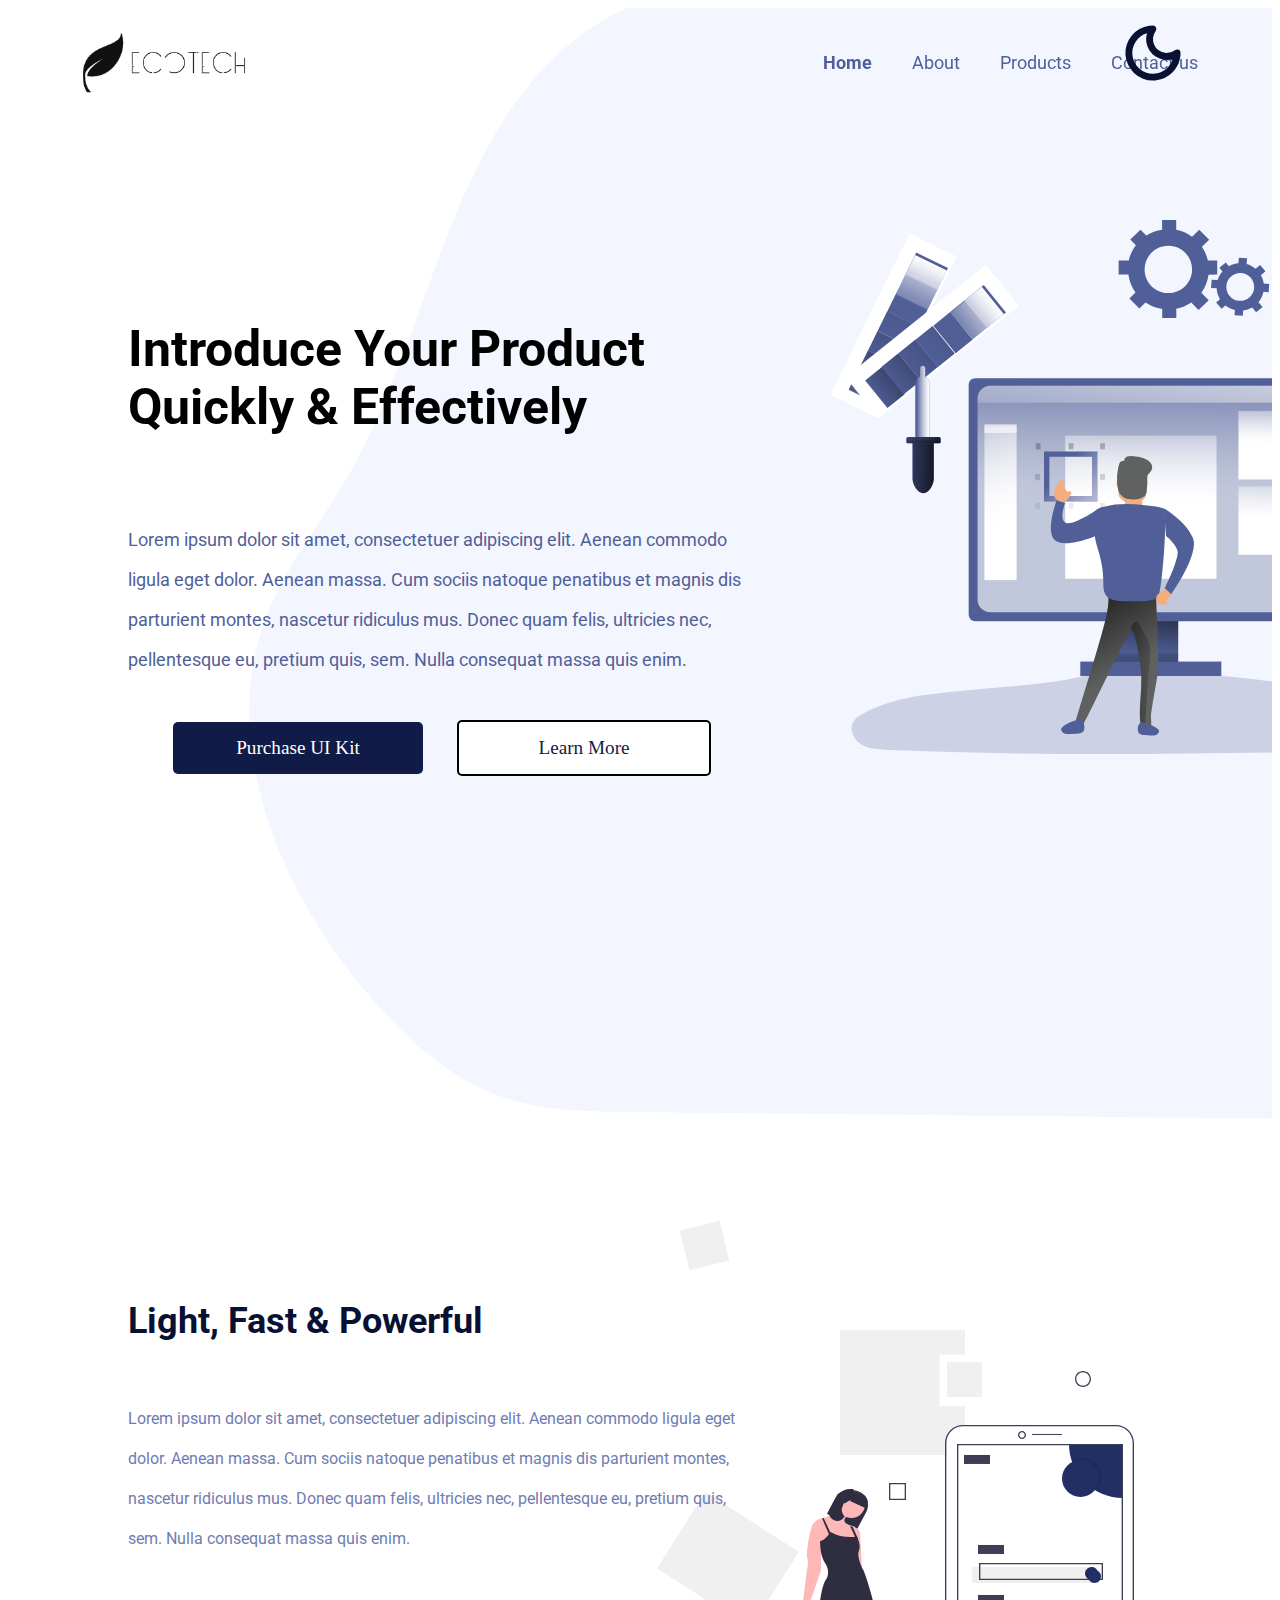
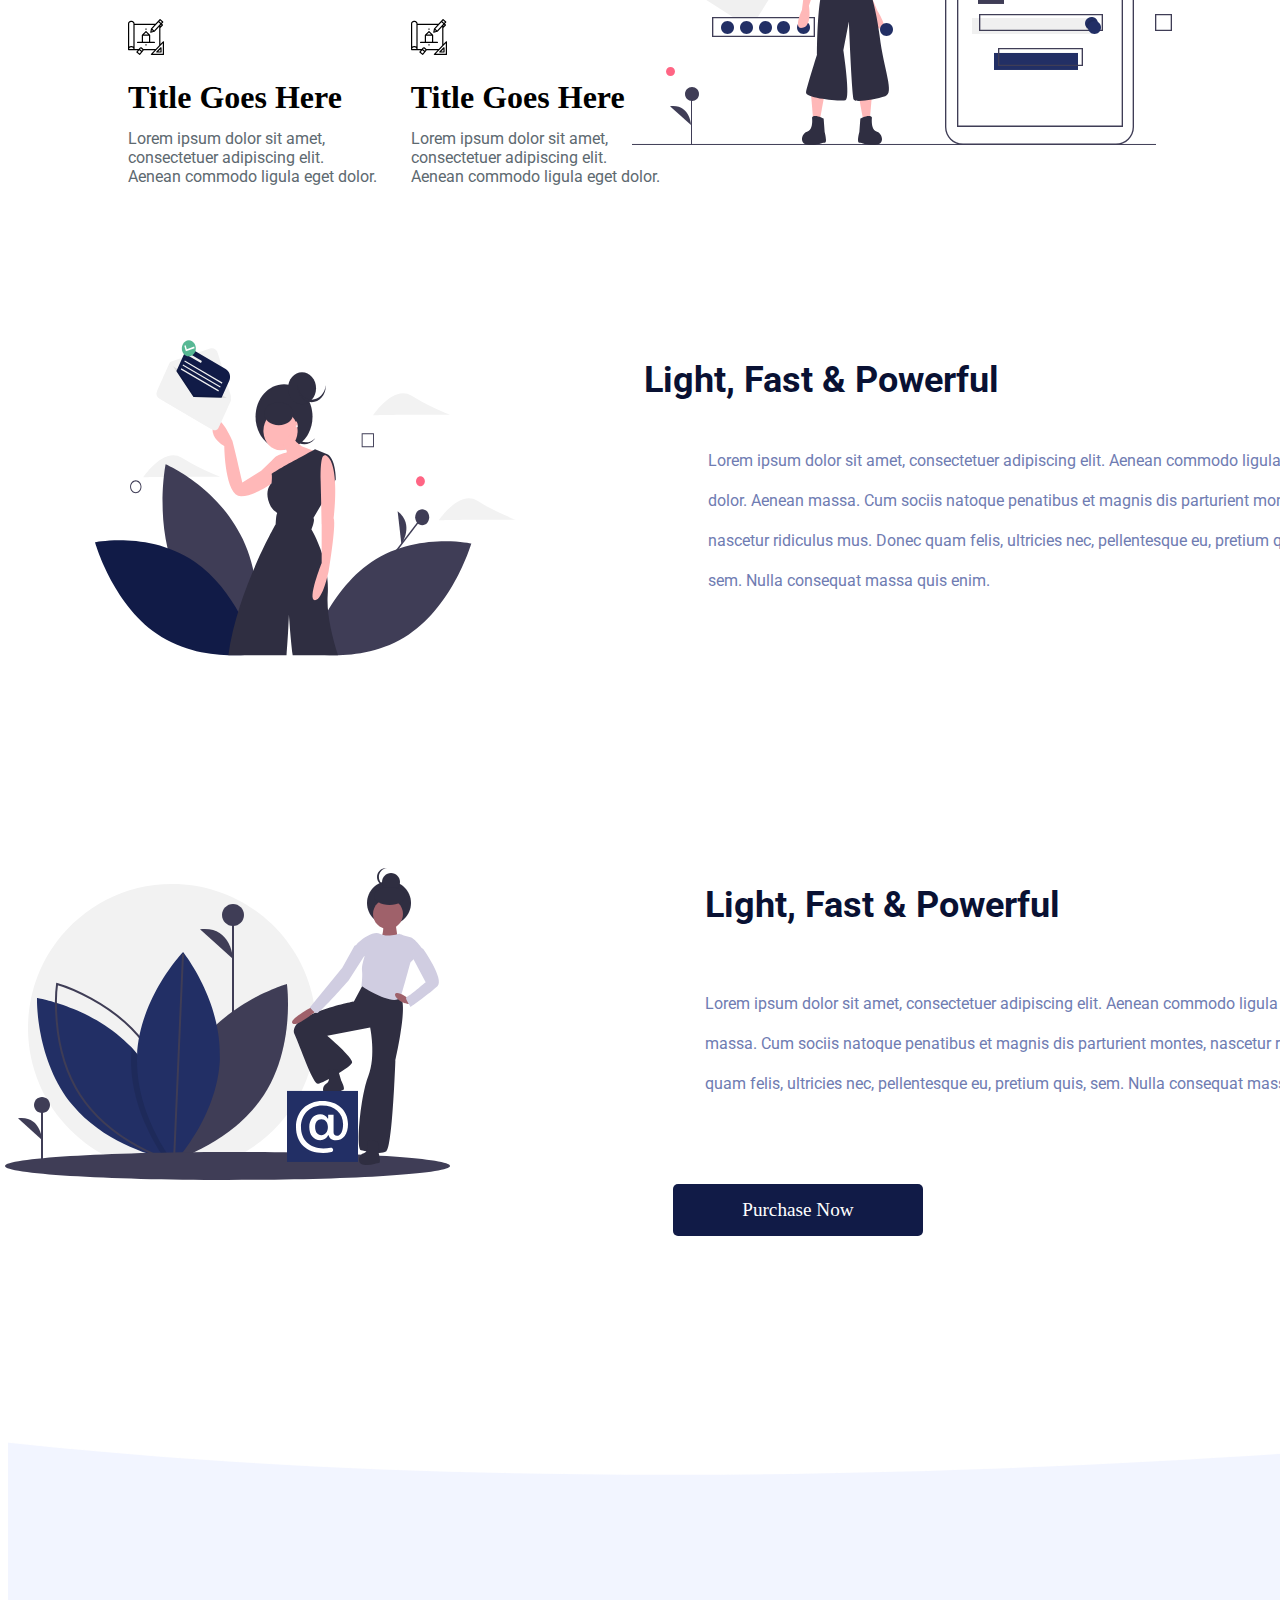
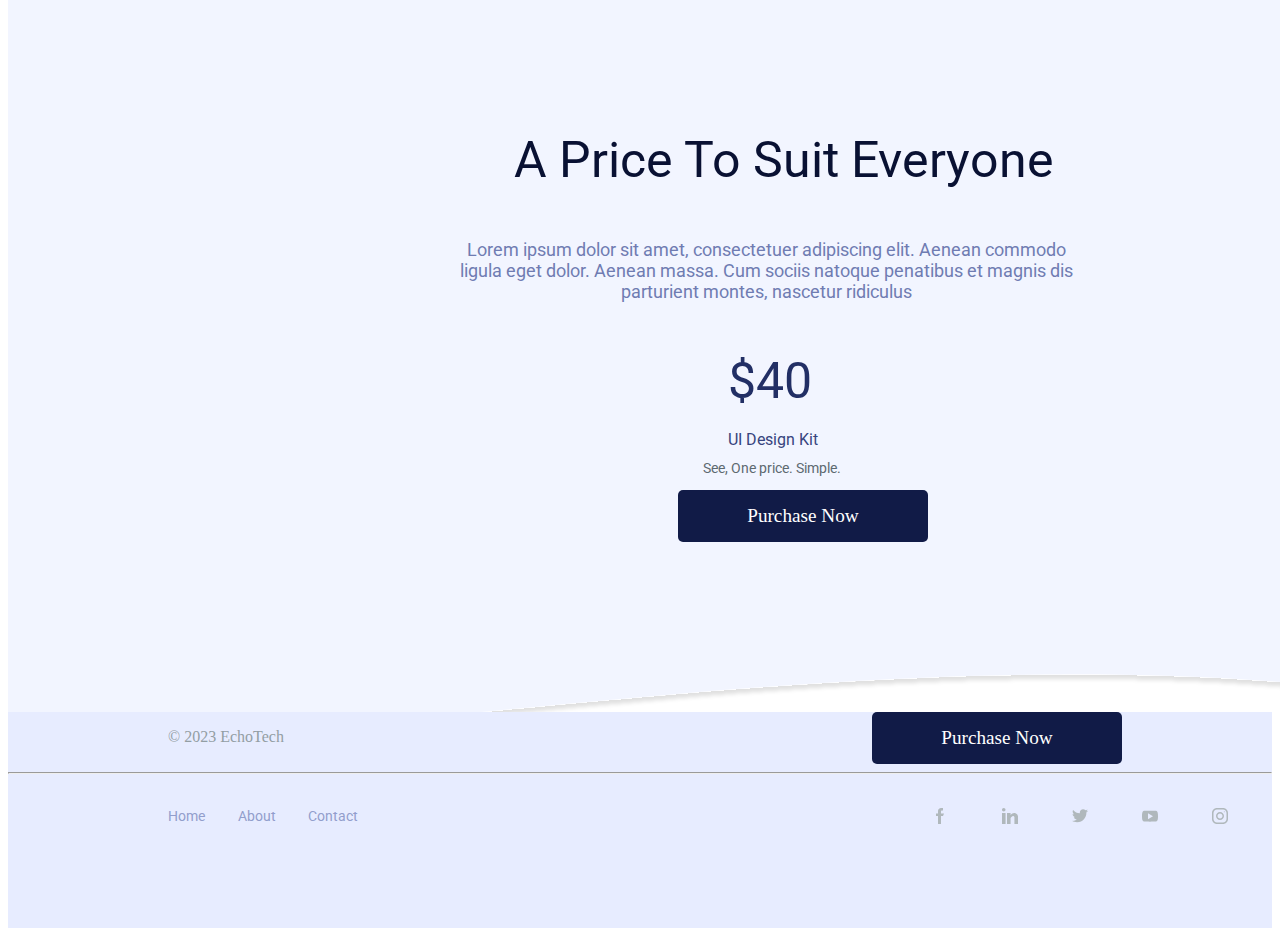
<file: index.html>
<!DOCTYPE html>
<html lang="en">

<head>
    <meta charset="UTF-8">
    <meta name="viewport" content="width=device-width, initial-scale=1.0">
    <title>EchoTech</title>
    <link rel="stylesheet" href="css/style.css">
</head>

<body>
    <!-- la barre de navigation -->
    <header>
        <div class="logo"><img src="icones/bleu.svg" alt="tache" id="bg"></div>
        <nav class="nav-bar">
            <img src="images/logo.png" alt=" ecotech logo" id="logo">
            <ul class="nav-links">
                <li><a href="index.html"><b>Home</b></a></li>
                <li><a href="aboutus.html">About</a></li>
                <li><a href="products.html">Products</a></li>
                <li><a href="contactus.html">Contact-us</a></li>
            </ul>
            <a href="sombre/index.html" class="button3"><svg width="76px" height="76px" viewBox="-6.08 -6.08 44.16 44.16" xmlns="http://www.w3.org/2000/svg"
                fill="#091133" stroke="#091133" stroke-width="0.00032">

                <g id="SVGRepo_bgCarrier" stroke-width="0" />

                <g id="SVGRepo_tracerCarrier" stroke-linecap="round" stroke-linejoin="round" stroke="#CCCCCC"
                    stroke-width="0.576" />

                <g id="SVGRepo_iconCarrier">
                    <g id="Lager_94" data-name="Lager 94" transform="translate(0)">
                        <path id="Path_70" data-name="Path 70"
                            d="M12.516,4.509A12,12,0,0,0,22.3,19.881,12.317,12.317,0,0,0,24,20a11.984,11.984,0,0,0,3.49-.514,12.1,12.1,0,0,1-9.963,8.421A12.679,12.679,0,0,1,16,28,12,12,0,0,1,12.516,4.509M16,0a16.5,16.5,0,0,0-2.212.15A16,16,0,0,0,16,32a16.526,16.526,0,0,0,2.01-.123A16.04,16.04,0,0,0,31.85,18.212,16.516,16.516,0,0,0,32,15.944,1.957,1.957,0,0,0,30,14a2.046,2.046,0,0,0-1.23.413A7.942,7.942,0,0,1,24,16a8.35,8.35,0,0,1-1.15-.08,7.995,7.995,0,0,1-5.264-12.7A2.064,2.064,0,0,0,16.056,0Z"
                            fill="#091133" />
                    </g>
                </g>

            </svg></a>
        </nav>
    </header>

    <section class="partie1">
        <div class="image1"><img src="icones/homme.svg" alt="homme-page1" id="homme"></div>
        <div class="introduction">
            <h1>Introduce Your Product Quickly & Effectively</h1>
            <p>Lorem ipsum dolor sit amet, consectetuer adipiscing elit. Aenean commodo ligula eget dolor. Aenean massa.
                Cum sociis natoque penatibus et magnis dis parturient montes, nascetur ridiculus
                mus. Donec quam felis, ultricies nec, pellentesque eu, pretium quis, sem. Nulla consequat massa quis
                enim.</p>
        </div>
        <div class="button">
            <a href="pageerreur.html" class="button1">Purchase UI Kit</a>
            <a href="pageerreur.html" class="button2">Learn More</a>

        </div>

    </section>


    <section class="partie2">
        <div class="image2"><img src="icones/undraw_mobile_login_ikmv.svg" alt="homme-page2"></div>
        <div class="lightfastpowerful">
            <h1>Light, Fast & Powerful</h1>
            <p>Lorem ipsum dolor sit amet, consectetuer adipiscing elit. Aenean commodo ligula eget dolor. Aenean massa.
                Cum sociis natoque penatibus et magnis dis parturient montes, nascetur ridiculus
                mus. Donec quam felis, ultricies nec, pellentesque eu, pretium quis, sem. Nulla consequat massa quis
                enim.</p>

        </div>
        <div class="titles">
            <div class="icone_left"><img src="icones/Left.svg" alt="homme-page3"></div>
            <h1 class="title1">Title Goes Here</h1>
            <p class="paragraphe">Lorem ipsum dolor sit amet, consectetuer adipiscing elit. Aenean commodo ligula eget
                dolor. </p>

            <div class="icone_left2"><img src="icones/Left.svg" alt="homme-page3"></div>
            <h1 class="title2">Title Goes Here</h1>
            <p class="paragraphe2">Lorem ipsum dolor sit amet, consectetuer adipiscing elit. Aenean commodo ligula eget
                dolor. </p>
        </div>
    </section>

    <section class="partie3">
        <div class="image3"><img src="icones/icone3.svg" alt="icone3"></div>
        <div class="lightfastpowerful2">
            <h1>Light, Fast & Powerful</h1>
            <p>Lorem ipsum dolor sit amet, consectetuer adipiscing elit. Aenean commodo ligula eget dolor. Aenean massa.
                Cum sociis natoque penatibus et magnis dis parturient montes, nascetur ridiculus
                mus. Donec quam felis, ultricies nec, pellentesque eu, pretium quis, sem. Nulla consequat massa quis
                enim.</p>

        </div>
    </section>

    <section class="partie4">
        <div class="image4"><img src="icones/icone4.svg" alt="icone4">
            <div class="lightfastpowerful3">
                <h1>Light, Fast & Powerful</h1>
                <p>Lorem ipsum dolor sit amet, consectetuer adipiscing elit. Aenean commodo ligula eget dolor. Aenean
                    massa.
                    Cum sociis natoque penatibus et magnis dis parturient montes, nascetur ridiculus
                    mus. Donec quam felis, ultricies nec, pellentesque eu, pretium quis, sem. Nulla consequat massa quis
                    enim.</p>

            </div>
            <a href="pageerreur.html" class="btn">Purchase Now</a>

        </div>
    </section>

    <section class="partie5">
        <!-- <div class="base-bleu"> -->
        <img src="icones/Rectangle.svg" alt="Rectangle-bleu">
        <p class="price">A Price To Suit Everyone</p>
        <p class="p1">Lorem ipsum dolor sit amet, consectetuer adipiscing elit. Aenean commodo ligula eget dolor.
            Aenean massa. Cum sociis natoque penatibus et magnis dis parturient montes, nascetur ridiculus </p>
        <p>$40</p>
        <p class="p2">UI Design Kit</p>
        <p class="p3">See, One price. Simple.</p>
        <a href="pageerreur.html" class="btn">Purchase Now</a>


        <!-- </div> -->
    </section>

    <footer class="container">
        <div class="rectangle">

            <div class="footer-inner">

                <!-- <h4>About Us</h4> -->
                <div class="footer-part1">
                    <p>&copy; 2023 EchoTech</p>
                    <!-- <button>purchase now</button> -->
                    <a href="pageerreur.html" class="btn">Purchase Now</a>

                </div>
                <hr />
            <div class="liens">
                <div class="footer-part2">
                    <ul class="footer-menu">
                        <li><a href="#">Home</a></li>
                        <li><a href="#">About</a></li>
                        <li><a href="#">Contact</a></li>
                    </ul>
                </div>
                <div class="footer-part3">
                    <ul class="footer-menu">
                        <li><a href="#"><img src="icones/Facebook.svg" alt="face"></a></li>
                        <li><a href="#"><img src="icones/Linkedin.svg" alt="face"></a></li>
                        <li><a href="#"><img src="icones/Twitter.svg" alt="face"></a></li>
                        <li><a href="#"><img src="icones/Youtube.svg" alt="face"></a></li>
                        <li><a href="#"><img src="icones/Instagram.svg" alt="face"></a></li>
                        
                    </ul>
                </div>
            </div>
                </div>
            </div>
        </div>
    </footer>

</body>

</html>
</file>
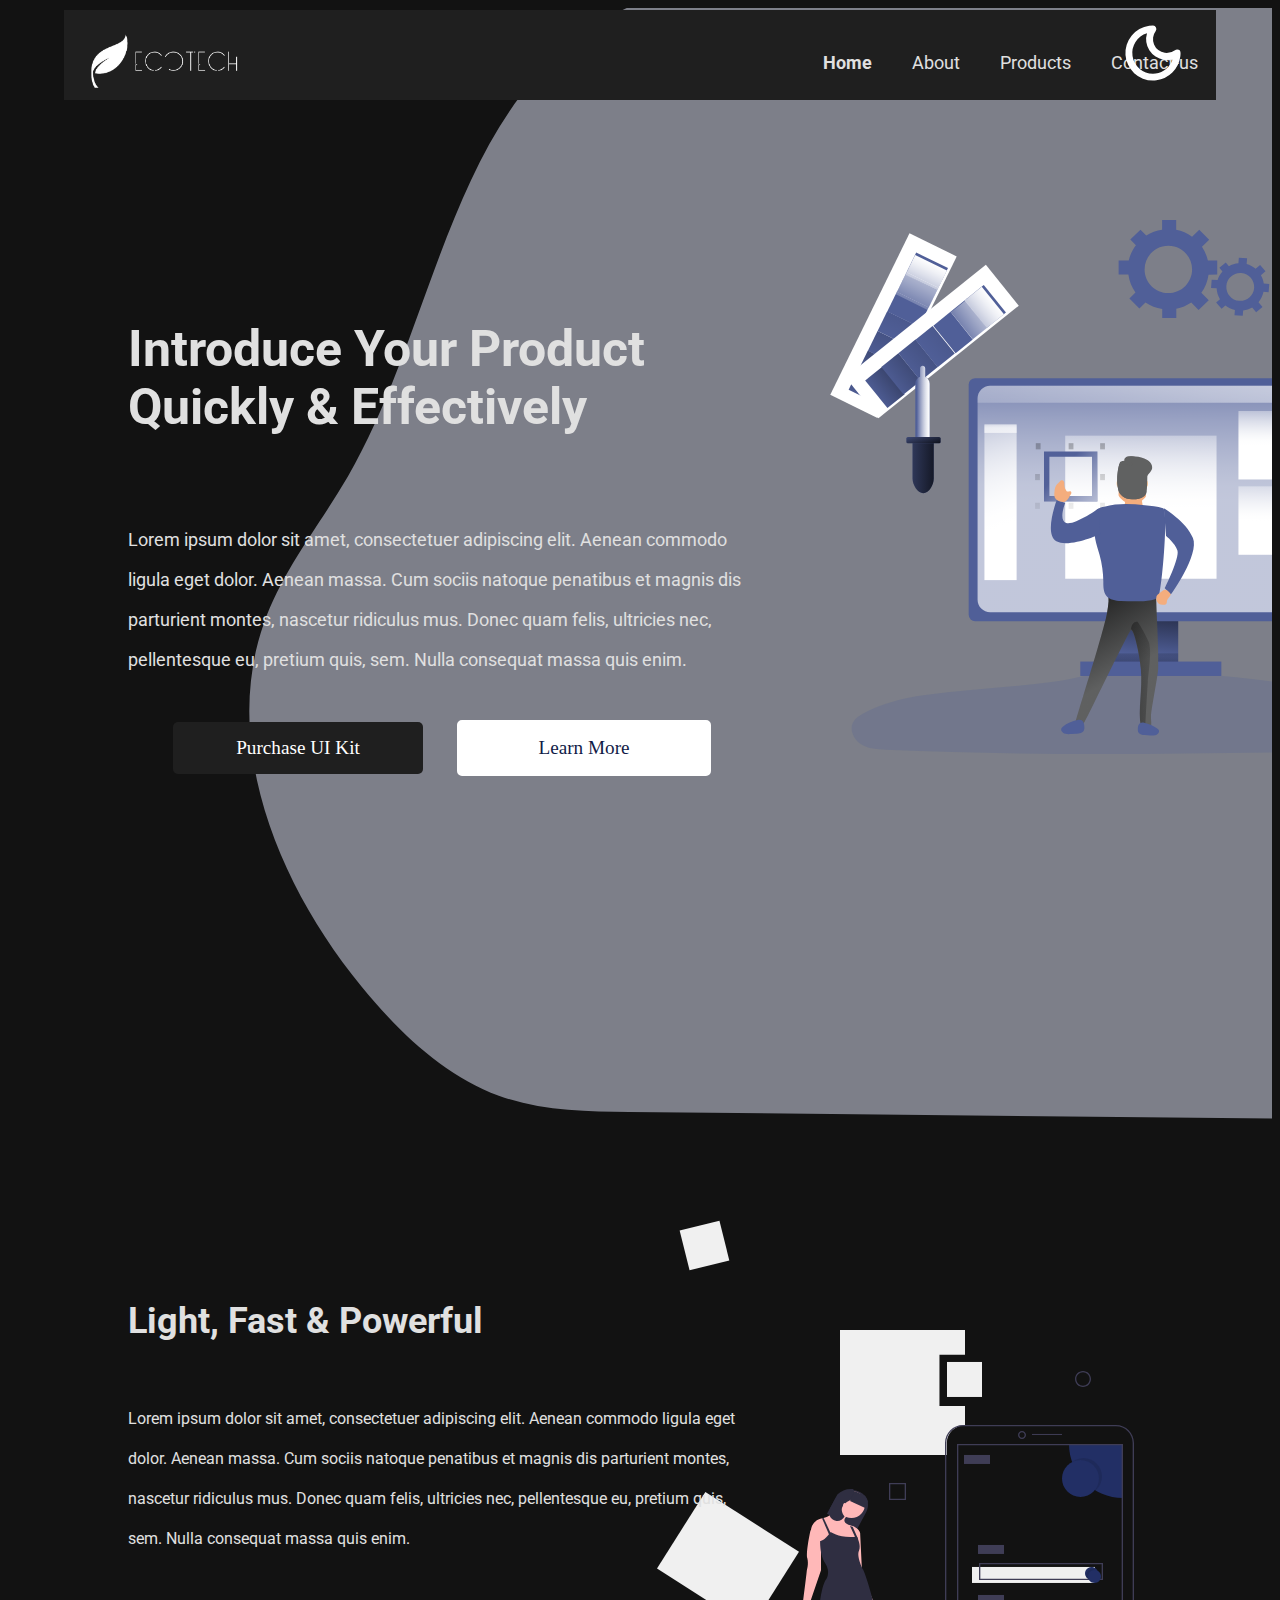
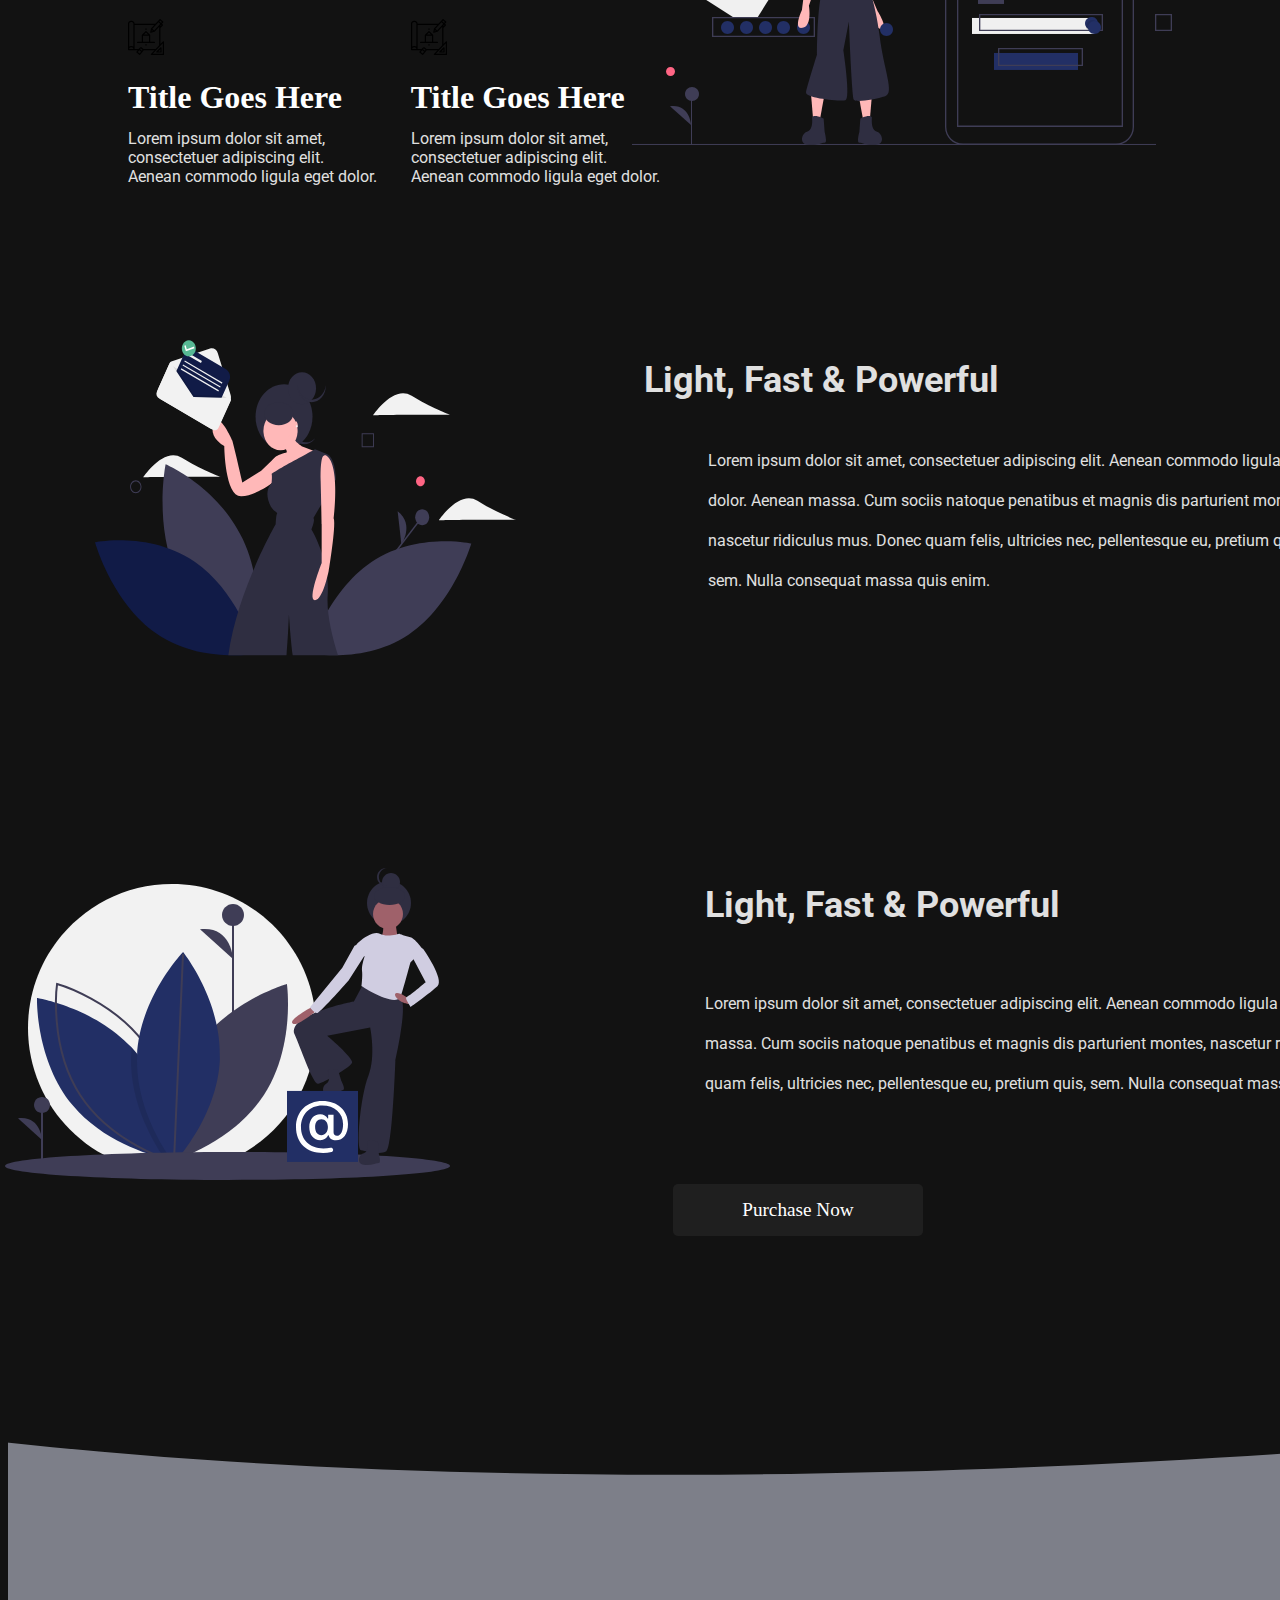
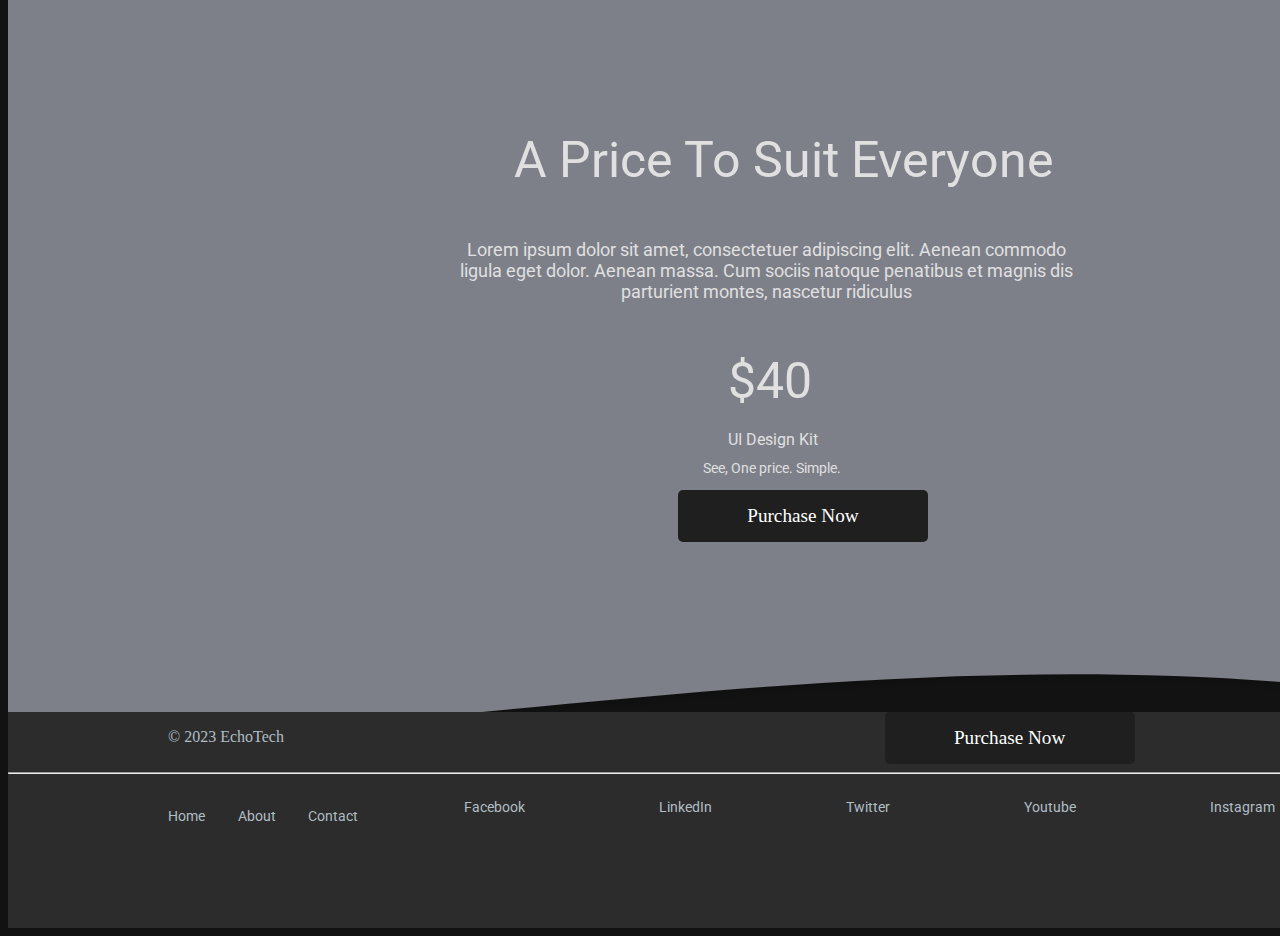
<file: sombre/index.html>
<!DOCTYPE html>
<html lang="en">

<head>
    <meta charset="UTF-8">
    <meta name="viewport" content="width=device-width, initial-scale=1.0">
    <title>EchoTech</title>
    <link rel="stylesheet" href="style.css">
</head>

<body>
    <!-- la barre de navigation -->
    <header>
        <div class="logo2"><img src="icones/bleu.svg" alt="tache" id="bg"></div>
        <nav class="nav-bar">
            <img src="images/logo2.png" alt=" ecotech logo2" id="logo2">
            <ul class="nav-links">
                <li><a href="index.html"><b>Home</b></a></li>
                <li><a href="aboutus.html">About</a></li>
                <li><a href="products.html">Products</a></li>
                <li><a href="contactus.html">Contact-us</a></li>
            </ul>
            <a href="../index.html" class="button2"><svg width="76px" height="76px" viewBox="-6.08 -6.08 44.16 44.16" xmlns="http://www.w3.org/2000/svg"
                fill="#FFFFFF" stroke="#FFFFFF" stroke-width="0.00032">
           
               <g id="SVGRepo_bgCarrier" stroke-width="0" />
           
               <g id="SVGRepo_tracerCarrier" stroke-linecap="round" stroke-linejoin="round" stroke="#CCCCCC"
                   stroke-width="0.576" />
           
               <g id="SVGRepo_iconCarrier">
                   <g id="Lager_94" data-name="Lager 94" transform="translate(0)">
                       <path id="Path_70" data-name="Path 70"
                           d="M12.516,4.509A12,12,0,0,0,22.3,19.881,12.317,12.317,0,0,0,24,20a11.984,11.984,0,0,0,3.49-.514,12.1,12.1,0,0,1-9.963,8.421A12.679,12.679,0,0,1,16,28,12,12,0,0,1,12.516,4.509M16,0a16.5,16.5,0,0,0-2.212.15A16,16,0,0,0,16,32a16.526,16.526,0,0,0,2.01-.123A16.04,16.04,0,0,0,31.85,18.212,16.516,16.516,0,0,0,32,15.944,1.957,1.957,0,0,0,30,14a2.046,2.046,0,0,0-1.23.413A7.942,7.942,0,0,1,24,16a8.35,8.35,0,0,1-1.15-.08,7.995,7.995,0,0,1-5.264-12.7A2.064,2.064,0,0,0,16.056,0Z"
                           fill="#FFFFFF" />
                   </g>
               </g>
           
           </svg>
           </a>

        </nav>
    </header>

    <section class="partie1">
        <div class="image1"><img src="icones/homme.svg" alt="homme-page1" id="homme"></div>
        <div class="introduction">
            <h1>Introduce Your Product Quickly & Effectively</h1>
            <p>Lorem ipsum dolor sit amet, consectetuer adipiscing elit. Aenean commodo ligula eget dolor. Aenean massa.
                Cum sociis natoque penatibus et magnis dis parturient montes, nascetur ridiculus
                mus. Donec quam felis, ultricies nec, pellentesque eu, pretium quis, sem. Nulla consequat massa quis
                enim.</p>
        </div>
        <div class="button">
            <a href="../pageerreur.html" class="button1">Purchase UI Kit</a>
            <a href="../pageerreur.html" class="button2">Learn More</a>

        </div>

    </section>


    <section class="partie2">
        <div class="image2"><img src="icones/undraw_mobile_login_ikmv.svg" alt="homme-page2"></div>
        <div class="lightfastpowerful">
            <h1>Light, Fast & Powerful</h1>
            <p>Lorem ipsum dolor sit amet, consectetuer adipiscing elit. Aenean commodo ligula eget dolor. Aenean massa.
                Cum sociis natoque penatibus et magnis dis parturient montes, nascetur ridiculus
                mus. Donec quam felis, ultricies nec, pellentesque eu, pretium quis, sem. Nulla consequat massa quis
                enim.</p>

        </div>
        <div class="titles">
            <div class="icone_left"><img src="icones/Left.svg" alt="homme-page3"></div>
            <h1 class="title1">Title Goes Here</h1>
            <p class="paragraphe">Lorem ipsum dolor sit amet, consectetuer adipiscing elit. Aenean commodo ligula eget
                dolor. </p>

            <div class="icone_left2"><img src="icones/Left.svg" alt="homme-page3"></div>
            <h1 class="title2">Title Goes Here</h1>
            <p class="paragraphe2">Lorem ipsum dolor sit amet, consectetuer adipiscing elit. Aenean commodo ligula eget
                dolor. </p>
        </div>
    </section>

    <section class="partie3">
        <div class="image3"><img src="icones/icone3.svg" alt="icone3"></div>
        <div class="lightfastpowerful2">
            <h1>Light, Fast & Powerful</h1>
            <p>Lorem ipsum dolor sit amet, consectetuer adipiscing elit. Aenean commodo ligula eget dolor. Aenean massa.
                Cum sociis natoque penatibus et magnis dis parturient montes, nascetur ridiculus
                mus. Donec quam felis, ultricies nec, pellentesque eu, pretium quis, sem. Nulla consequat massa quis
                enim.</p>

        </div>
    </section>

    <section class="partie4">
        <div class="image4"><img src="icones/icone4.svg" alt="icone4">
            <div class="lightfastpowerful3">
                <h1>Light, Fast & Powerful</h1>
                <p>Lorem ipsum dolor sit amet, consectetuer adipiscing elit. Aenean commodo ligula eget dolor. Aenean
                    massa.
                    Cum sociis natoque penatibus et magnis dis parturient montes, nascetur ridiculus
                    mus. Donec quam felis, ultricies nec, pellentesque eu, pretium quis, sem. Nulla consequat massa quis
                    enim.</p>

            </div>
            <a href="../pageerreur.html" class="btn">Purchase Now</a>

        </div>
    </section>

    <section class="partie5">
        <!-- <div class="base-bleu"> -->
        <img src="icones/Rectangle.svg" alt="Rectangle-bleu">
        <p class="price">A Price To Suit Everyone</p>
        <p class="p1">Lorem ipsum dolor sit amet, consectetuer adipiscing elit. Aenean commodo ligula eget dolor.
            Aenean massa. Cum sociis natoque penatibus et magnis dis parturient montes, nascetur ridiculus </p>
        <p>$40</p>
        <p class="p2">UI Design Kit</p>
        <p class="p3">See, One price. Simple.</p>
        <a href="../pageerreur.html" class="btn">Purchase Now</a>


        <!-- </div> -->
    </section>

    <footer class="container">
        <div class="rectangle">

            <div class="footer-inner">

                <!-- <h4>About Us</h4> -->
                <div class="footer-part1">
                    <p>&copy; 2023 EchoTech</p>
                    <!-- <button>purchase now</button> -->
                    <a href="../pageerreur.html" class="btn">Purchase Now</a>

                </div>
                <hr />
            <div class="liens">
                <div class="footer-part2">
                    <ul class="footer-menu">
                        <li><a href="#">Home</a></li>
                        <li><a href="#">About</a></li>
                        <li><a href="#">Contact</a></li>
                    </ul>
                </div>
                <div class="footer-part3">
                    <ul class="footer-menu">
                        <li><a href="#">Facebook</a></li>
                        <li><a href="#">LinkedIn</a></li>
                        <li><a href="#">Twitter</a></li>
                        <li><a href="#">Youtube</a></li>
                        <li><a href="#">Instagram</a></li>
                        
                    </ul>
                </div>
            </div>
                </div>
            </div>
        </div>
    </footer>

</body>

</html>
</file>
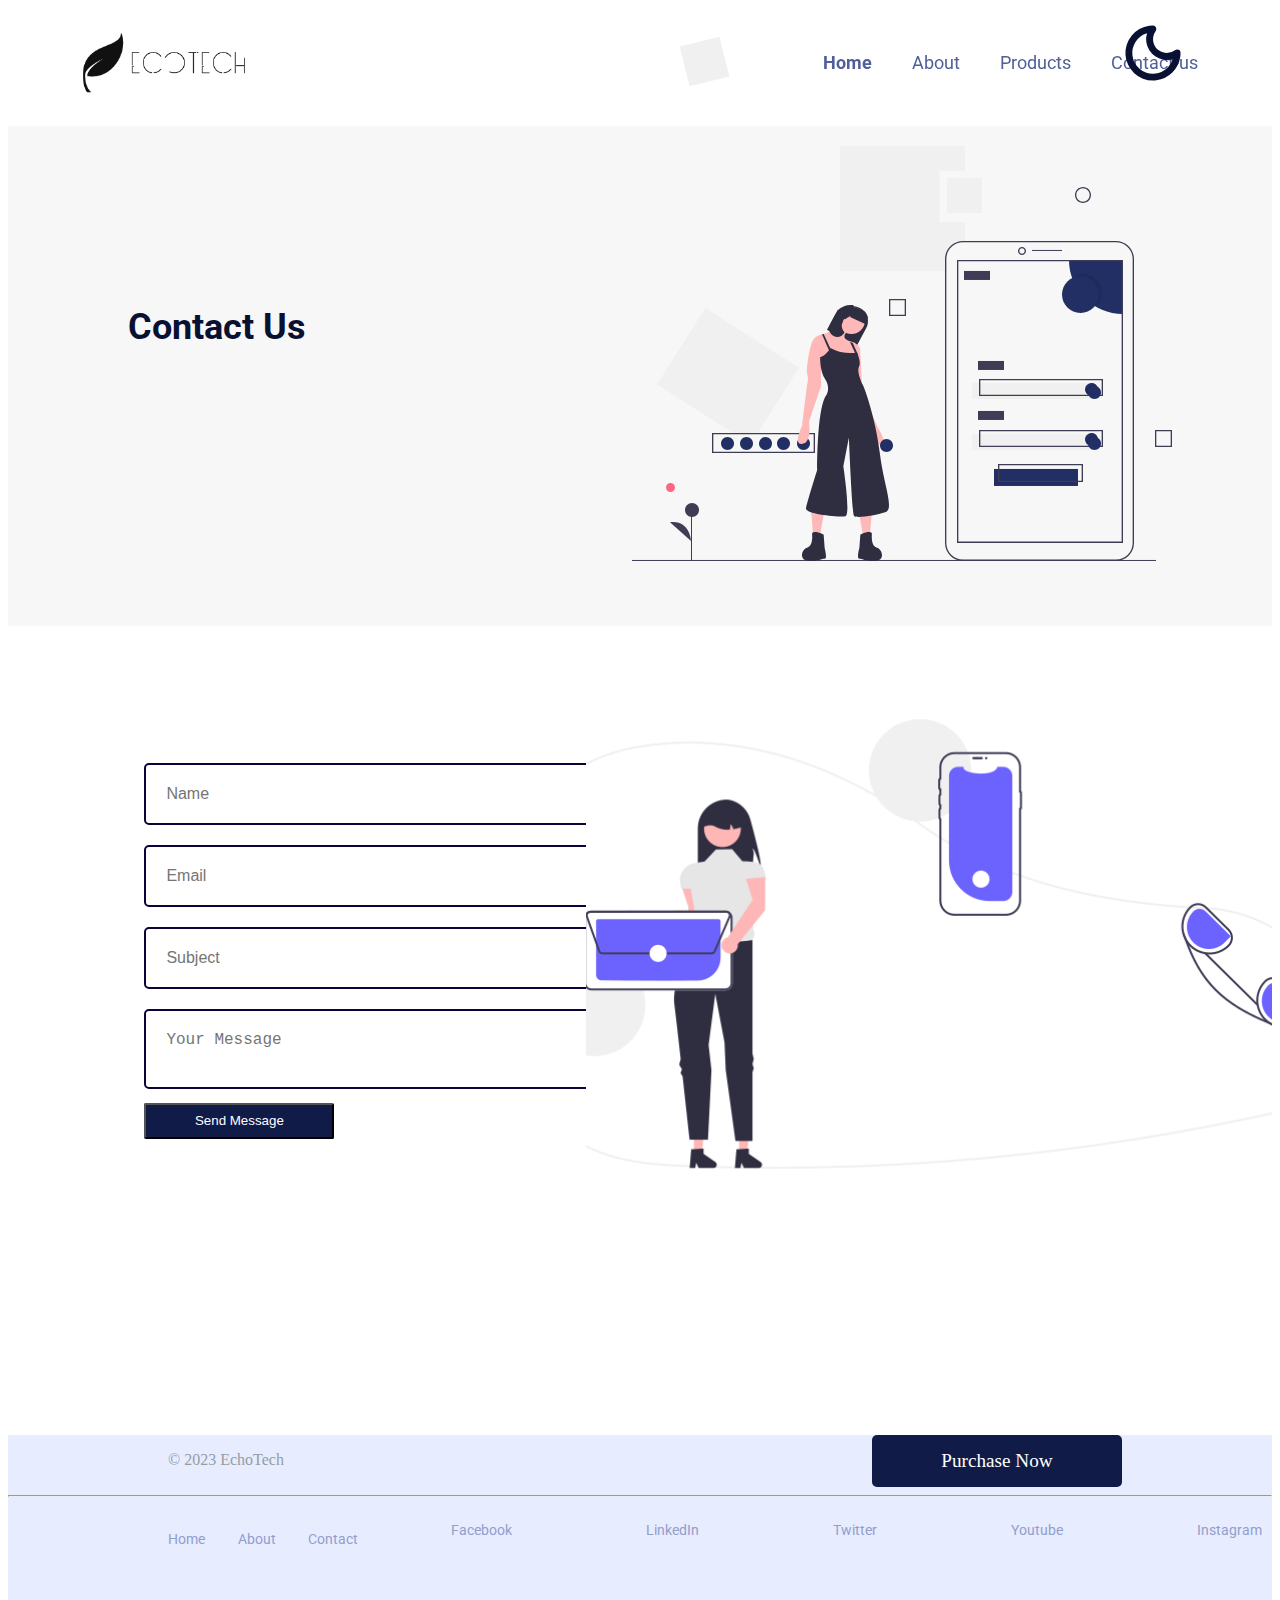
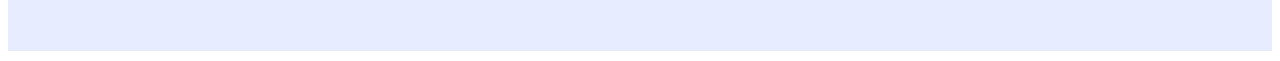
<file: contactus.html>
<!DOCTYPE html>
<html lang="en">

<head>
    <meta charset="UTF-8">
    <meta name="viewport" content="width=device-width, initial-scale=1.0">
    <title>EchoTech</title>
    <link rel="stylesheet" href="css/contactus.css">
</head>

<body>
    <!-- la barre de navigation -->
    <header>
        <nav class="nav-bar">
            <img src="images/logo.png" alt=" ecotech logo" id="logo">
            <ul class="nav-links">
                <li><a href="index.html"><b>Home</b></a></li>
                <li><a href="aboutus.html">About</a></li>
                <li><a href="products.html">Products</a></li>
                <li><a href="contactus.html">Contact-us</a></li>
            </ul>
            <a href="sombre/contactus.html" class="button3"><svg width="76px" height="76px" viewBox="-6.08 -6.08 44.16 44.16" xmlns="http://www.w3.org/2000/svg"
                fill="#091133" stroke="#091133" stroke-width="0.00032">

                <g id="SVGRepo_bgCarrier" stroke-width="0" />

                <g id="SVGRepo_tracerCarrier" stroke-linecap="round" stroke-linejoin="round" stroke="#CCCCCC"
                    stroke-width="0.576" />

                <g id="SVGRepo_iconCarrier">
                    <g id="Lager_94" data-name="Lager 94" transform="translate(0)">
                        <path id="Path_70" data-name="Path 70"
                            d="M12.516,4.509A12,12,0,0,0,22.3,19.881,12.317,12.317,0,0,0,24,20a11.984,11.984,0,0,0,3.49-.514,12.1,12.1,0,0,1-9.963,8.421A12.679,12.679,0,0,1,16,28,12,12,0,0,1,12.516,4.509M16,0a16.5,16.5,0,0,0-2.212.15A16,16,0,0,0,16,32a16.526,16.526,0,0,0,2.01-.123A16.04,16.04,0,0,0,31.85,18.212,16.516,16.516,0,0,0,32,15.944,1.957,1.957,0,0,0,30,14a2.046,2.046,0,0,0-1.23.413A7.942,7.942,0,0,1,24,16a8.35,8.35,0,0,1-1.15-.08,7.995,7.995,0,0,1-5.264-12.7A2.064,2.064,0,0,0,16.056,0Z"
                            fill="#091133" />
                    </g>
                </g>

            </svg></a>

        </nav>
    </header>

    <div class="rectangle">
        <section class="partie1">
            <div class="image2"><img src="icones/undraw_mobile_login_ikmv.svg" alt="homme-page2"></div>
            <div class="lightfastpowerful">
                <h1>Contact Us </h1>
            </div>

        </section>
    </div>
    <section class="nous-contacter">
            <form class="formulaire">
                <div class="form-group">
                    <input type="text" placeholder="Name" required>
                </div>
                <div class="form-group">
                    <input type="email" placeholder="Email" required>
                </div>
                <div class="form-group">
                    <input type="email" placeholder="Subject" required>
                </div>
                <div class="form-group">
                    <textarea placeholder="Your Message" required></textarea>
                </div>
                <button type="submit" class="btn">Send Message</button>
            </form>
            <div class="image-contact"><img src="icones/contactus.svg" alt="contact"></div>
    </section>
   
   


    <footer class="container">
        <div class="rectangle">

            <div class="footer-inner">

                <!-- <h4>About Us</h4> -->
                <div class="footer-part1">
                    <p>&copy; 2023 EchoTech</p>
                    <!-- <button>purchase now</button> -->
                    <a href="pageerreur.html" class="btn">Purchase Now</a>

                </div>
                <hr />
            <div class="liens">
                <div class="footer-part2">
                    <ul class="footer-menu">
                        <li><a href="#">Home</a></li>
                        <li><a href="#">About</a></li>
                        <li><a href="#">Contact</a></li>
                    </ul>
                </div>
                <div class="footer-part3">
                    <ul class="footer-menu">
                        <li><a href="#">Facebook</a></li>
                        <li><a href="#">LinkedIn</a></li>
                        <li><a href="#">Twitter</a></li>
                        <li><a href="#">Youtube</a></li>
                        <li><a href="#">Instagram</a></li>
                        
                    </ul>
                </div>
            </div>
                </div>
            </div>
        </div>
    </footer>
</body>

</html>
</file>
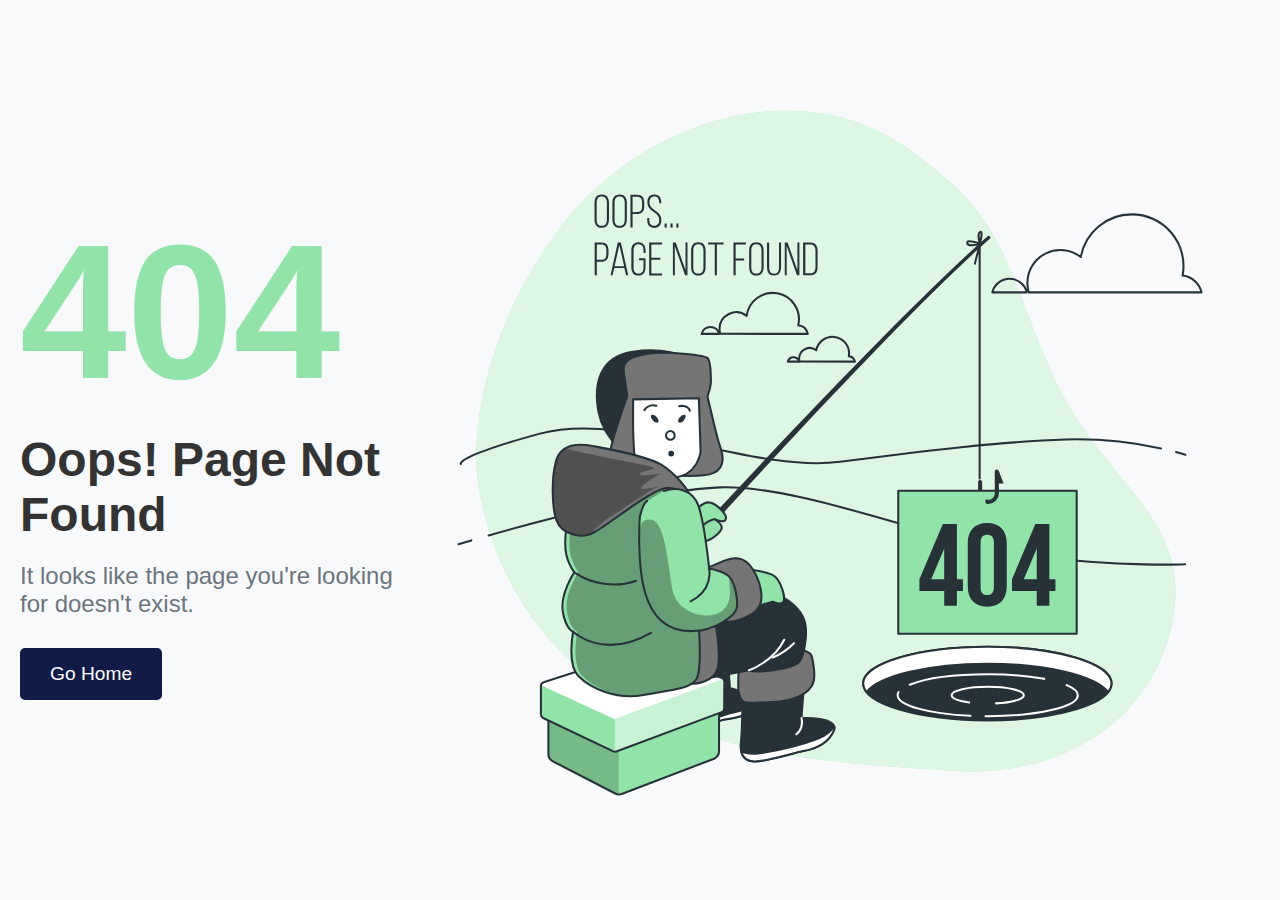
<file: pageerreur.html>
<!DOCTYPE html>
<html lang="en">
<head>
    <meta charset="UTF-8">
    <meta name="viewport" content="width=device-width, initial-scale=1.0">
    <title>Page d'erreur</title>
    <link rel="stylesheet" href="css/pageerreur.css">
</head>
<body>
    <div class="container">
        <div class="error-section">
            <h1>404</h1>
            <h2>Oops! Page Not Found</h2>
            <p>It looks like the page you're looking for doesn't exist.</p>
            <a href="index.html" class="btn">Go Home</a>

        </div>
        <img src="images/404 Error-bro.svg" alt="error">
        
    </div>
</body>
</html>
</file>
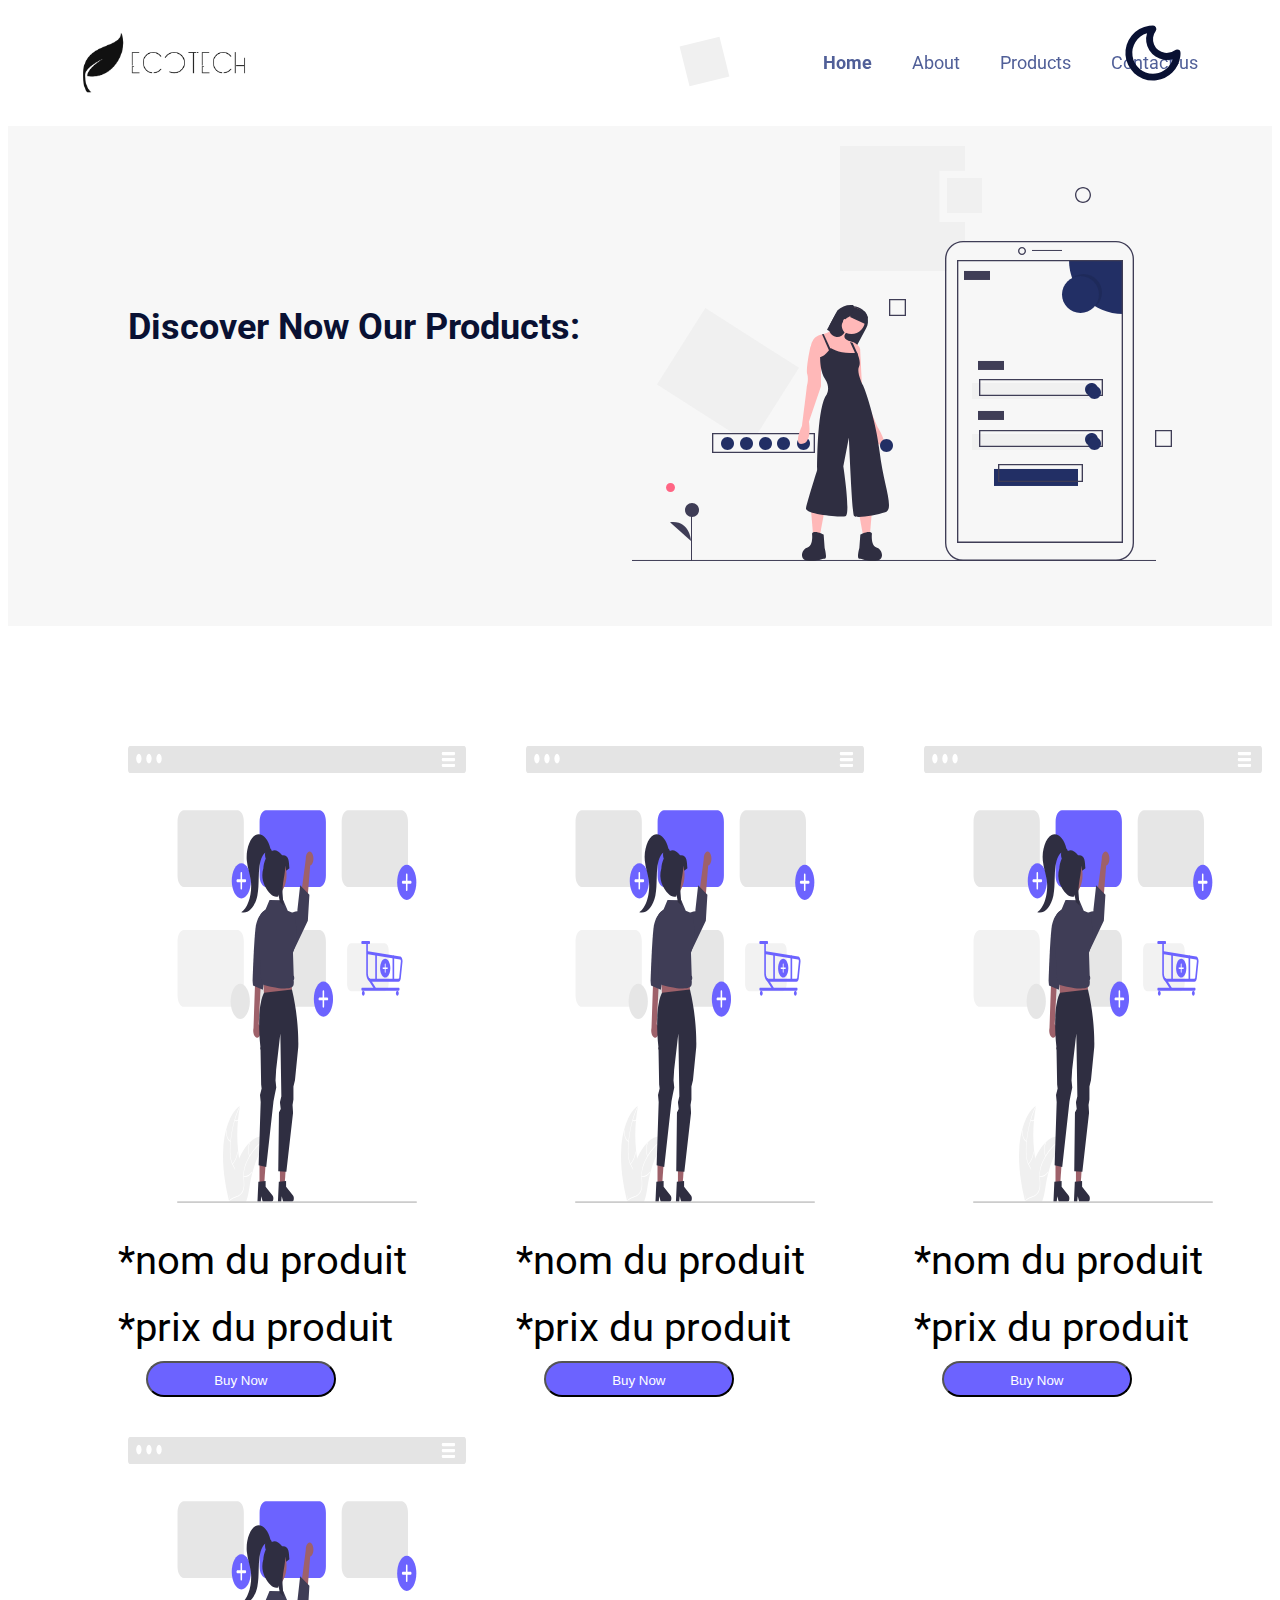
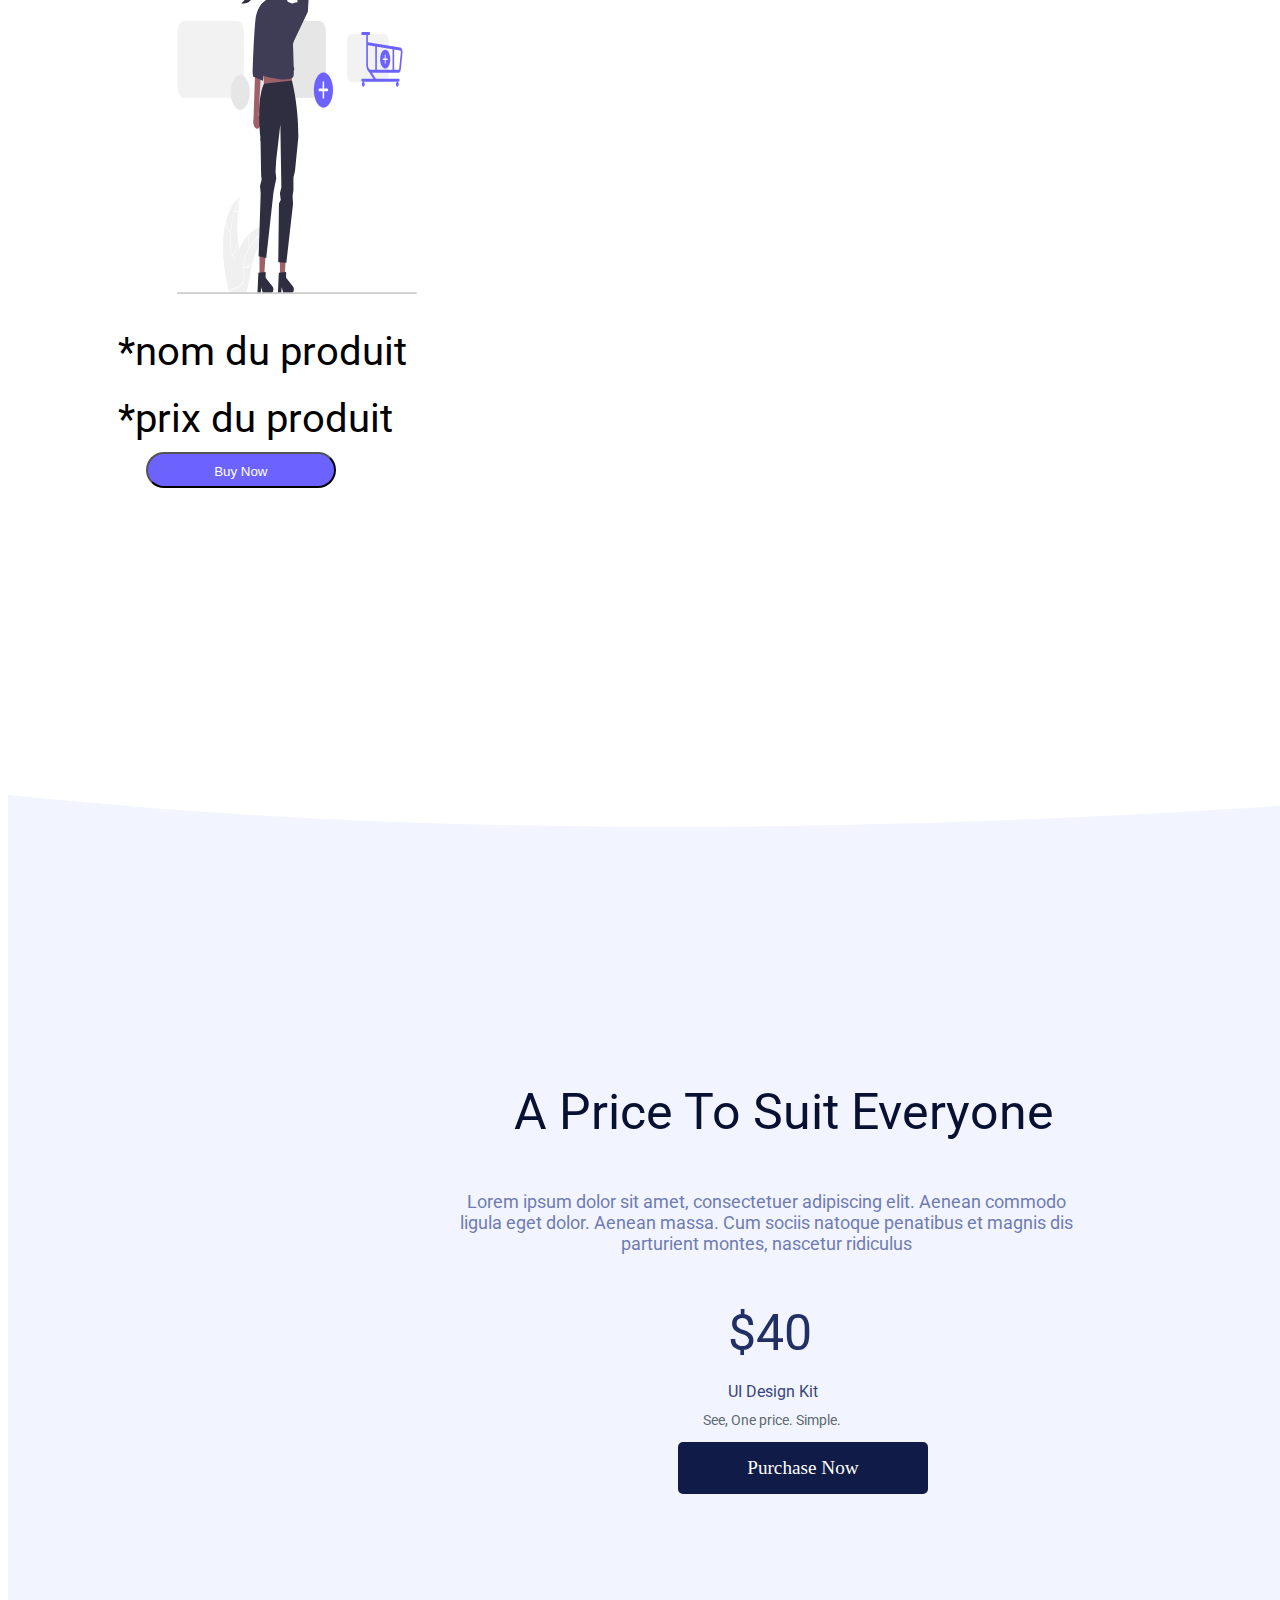
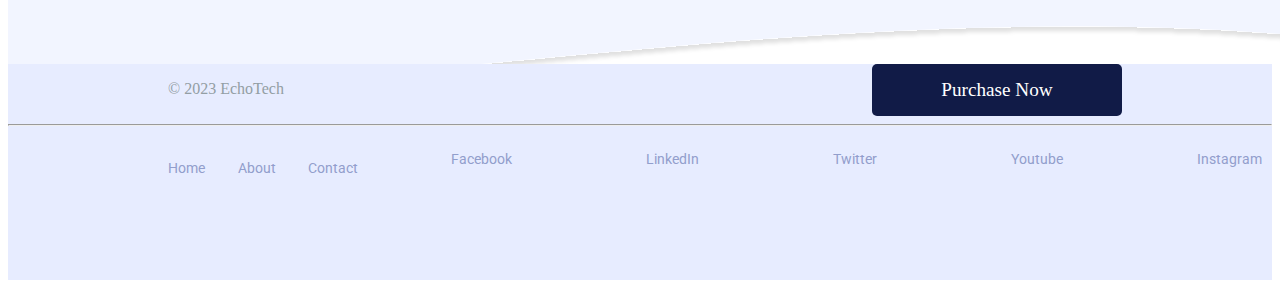
<file: products.html>
<!DOCTYPE html>
<html lang="en">

<head>
    <meta charset="UTF-8">
    <meta name="viewport" content="width=device-width, initial-scale=1.0">
    <title>EchoTech</title>
    <link rel="stylesheet" href="css/products.css">
</head>

<body>
    <!-- la barre de navigation -->
    <header>
        <!-- <div class="logo"><img src="icones/bleu.svg" alt="tache" id="bg"></div> -->
        <nav class="nav-bar">
            <img src="images/logo.png" alt=" ecotech logo" id="logo">
            <ul class="nav-links">
                <li><a href="index.html"><b>Home</b></a></li>
                <li><a href="aboutus.html">About</a></li>
                <li><a href="products.html">Products</a></li>
                <li><a href="contactus.html">Contact-us</a></li>
            </ul>
            <a href="sombre/products.html" class="button3"><svg width="76px" height="76px" viewBox="-6.08 -6.08 44.16 44.16" xmlns="http://www.w3.org/2000/svg"
                fill="#091133" stroke="#091133" stroke-width="0.00032">

                <g id="SVGRepo_bgCarrier" stroke-width="0" />

                <g id="SVGRepo_tracerCarrier" stroke-linecap="round" stroke-linejoin="round" stroke="#CCCCCC"
                    stroke-width="0.576" />

                <g id="SVGRepo_iconCarrier">
                    <g id="Lager_94" data-name="Lager 94" transform="translate(0)">
                        <path id="Path_70" data-name="Path 70"
                            d="M12.516,4.509A12,12,0,0,0,22.3,19.881,12.317,12.317,0,0,0,24,20a11.984,11.984,0,0,0,3.49-.514,12.1,12.1,0,0,1-9.963,8.421A12.679,12.679,0,0,1,16,28,12,12,0,0,1,12.516,4.509M16,0a16.5,16.5,0,0,0-2.212.15A16,16,0,0,0,16,32a16.526,16.526,0,0,0,2.01-.123A16.04,16.04,0,0,0,31.85,18.212,16.516,16.516,0,0,0,32,15.944,1.957,1.957,0,0,0,30,14a2.046,2.046,0,0,0-1.23.413A7.942,7.942,0,0,1,24,16a8.35,8.35,0,0,1-1.15-.08,7.995,7.995,0,0,1-5.264-12.7A2.064,2.064,0,0,0,16.056,0Z"
                            fill="#091133" />
                    </g>
                </g>

            </svg></a>
        </nav>
    </header>
    <div class="rectangle">
        <section class="partie1">
            <div class="image2"><img src="icones/undraw_mobile_login_ikmv.svg" alt="homme-page2"></div>
            <div class="lightfastpowerful">
                <h1>Discover Now Our Products: </h1>
            </div>

        </section>
    </div>

    <section class="products">
        <div class="produit1">
            <div class="image-produit"><img src="icones/produits.svg" alt="produit"></div>
            <div class="nom-produit">*nom du produit</div>
            <div class="prix-produit">*prix du produit</div>
            <button class="buy">Buy Now</button>
        </div>
        <div class="produit1">
            <div class="image-produit"><img src="icones/produits.svg" alt="produit"></div>
            <div class="nom-produit">*nom du produit</div>
            <div class="prix-produit">*prix du produit</div>
            <button class="buy">Buy Now</button>
        </div>
        <div class="produit1">
            <div class="image-produit"><img src="icones/produits.svg" alt="produit"></div>
            <div class="nom-produit">*nom du produit</div>
            <div class="prix-produit">*prix du produit</div>
            <button class="buy">Buy Now</button>
        </div>
        <div class="produit1">
            <div class="image-produit"><img src="icones/produits.svg" alt="produit"></div>
            <div class="nom-produit">*nom du produit</div>
            <div class="prix-produit">*prix du produit</div>
            <button class="buy">Buy Now</button>
        </div>
    </section>

    <section class="partie5">
        <!-- <div class="base-bleu"> -->
        <img src="icones/Rectangle.svg" alt="Rectangle-bleu">
        <p class="price">A Price To Suit Everyone</p>
        <p class="p1">Lorem ipsum dolor sit amet, consectetuer adipiscing elit. Aenean commodo ligula eget dolor.
            Aenean massa. Cum sociis natoque penatibus et magnis dis parturient montes, nascetur ridiculus </p>
        <p>$40</p>
        <p class="p2">UI Design Kit</p>
        <p class="p3">See, One price. Simple.</p>
        <a href="pageerreur.html" class="btn">Purchase Now</a>


        <!-- </div> -->
    </section>
 

    <footer class="container">
        <div class="rectangle">

            <div class="footer-inner">

                <!-- <h4>About Us</h4> -->
                <div class="footer-part1">
                    <p>&copy; 2023 EchoTech</p>
                    <a href="pageerreur.html" class="btn">Purchase Now</a>

                </div>
                <hr />
            <div class="liens">
                <div class="footer-part2">
                    <ul class="footer-menu">
                        <li><a href="#">Home</a></li>
                        <li><a href="#">About</a></li>
                        <li><a href="#">Contact</a></li>
                    </ul>
                </div>
                <div class="footer-part3">
                    <ul class="footer-menu">
                        <li><a href="#">Facebook</a></li>
                        <li><a href="#">LinkedIn</a></li>
                        <li><a href="#">Twitter</a></li>
                        <li><a href="#">Youtube</a></li>
                        <li><a href="#">Instagram</a></li>
                        
                    </ul>
                </div>
            </div>
                </div>
            </div>
        </div>
    </footer>
</body>

</html>
</file>
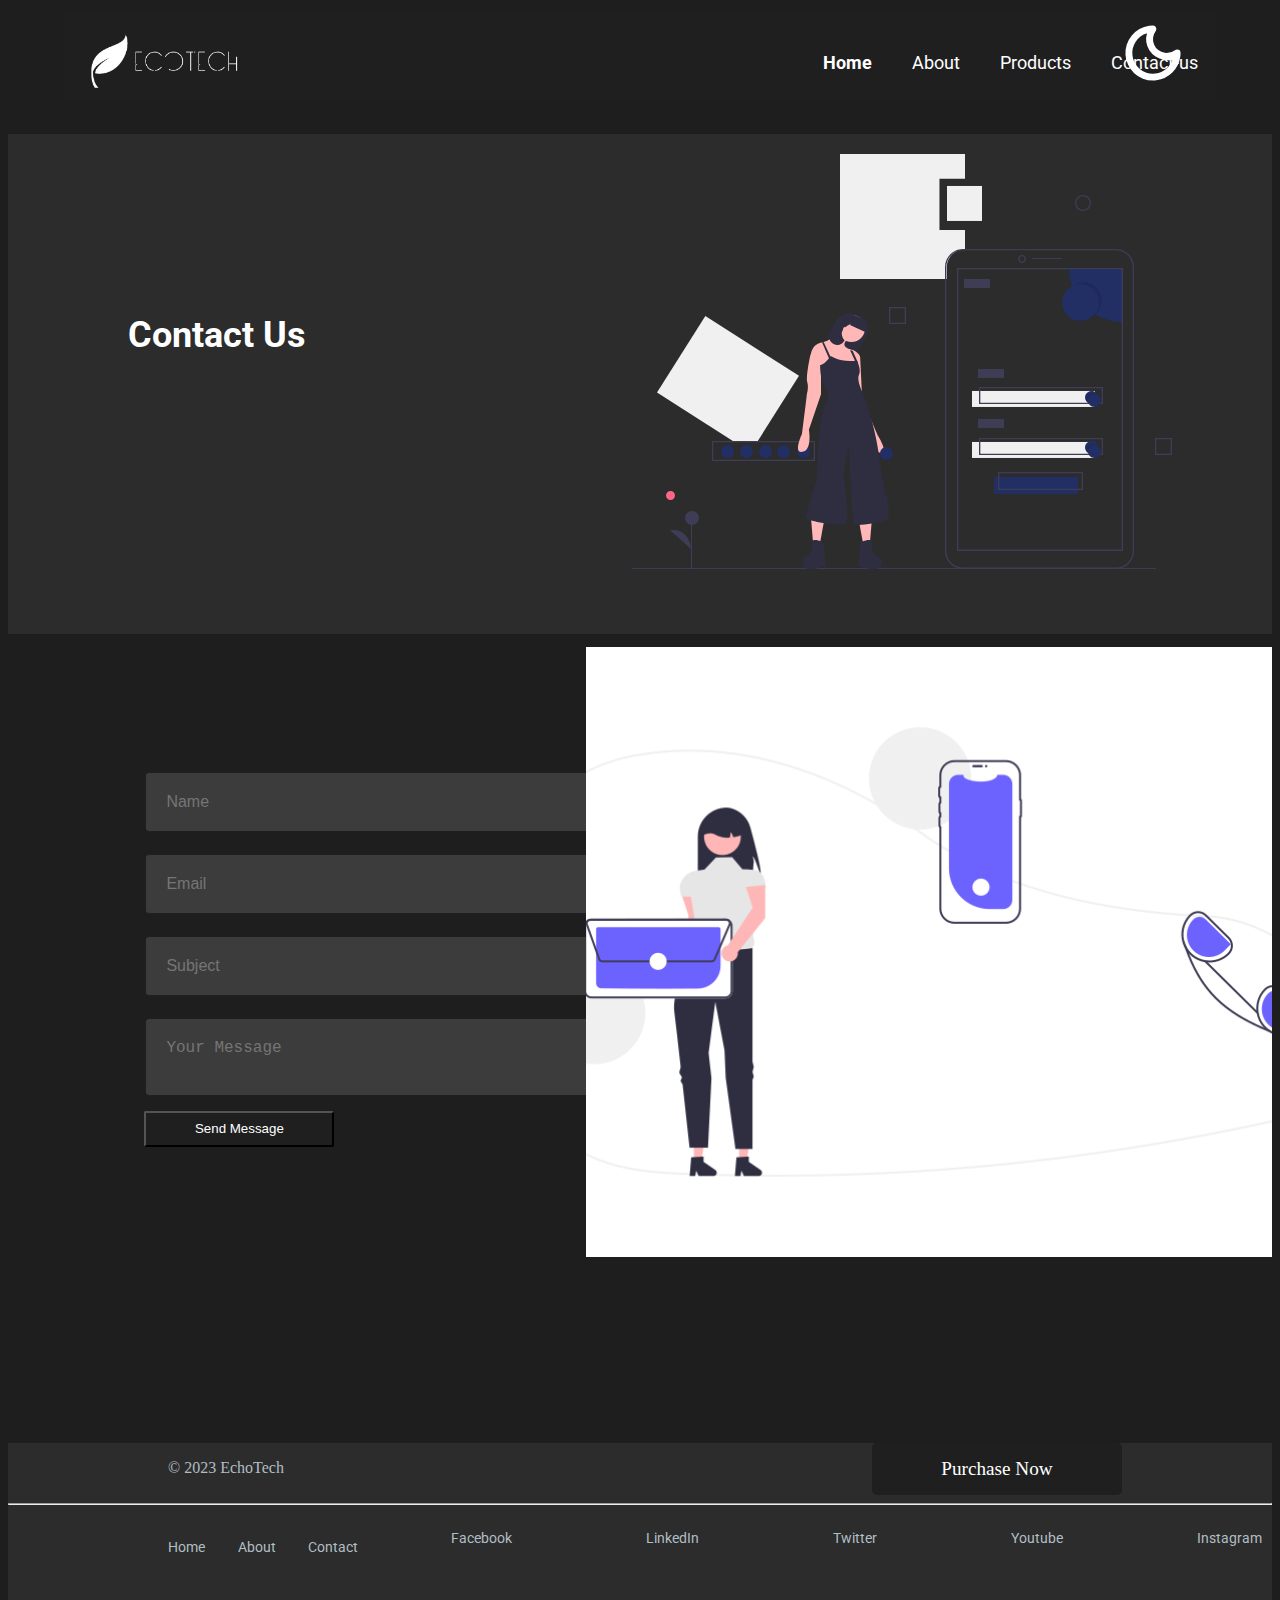
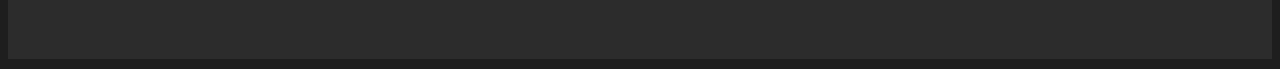
<file: sombre/contactus.html>
<!DOCTYPE html>
<html lang="en">

<head>
    <meta charset="UTF-8">
    <meta name="viewport" content="width=device-width, initial-scale=1.0">
    <title>EchoTech</title>
    <link rel="stylesheet" href="contactus.css">
</head>

<body>
    <!-- la barre de navigation -->
    <header>
        <nav class="nav-bar">
            <img src="images/logo2.png" alt=" ecotech logo2" id="logo2">
            <ul class="nav-links">
                <li><a href="index.html"><b>Home</b></a></li>
                <li><a href="aboutus.html">About</a></li>
                <li><a href="products.html">Products</a></li>
                <li><a href="contactus.html">Contact-us</a></li>
            </ul>
            <a href="../contactus.html" class="button2"><svg width="76px" height="76px" viewBox="-6.08 -6.08 44.16 44.16" xmlns="http://www.w3.org/2000/svg"
                fill="#FFFFFF" stroke="#FFFFFF" stroke-width="0.00032">
           
               <g id="SVGRepo_bgCarrier" stroke-width="0" />
           
               <g id="SVGRepo_tracerCarrier" stroke-linecap="round" stroke-linejoin="round" stroke="#CCCCCC"
                   stroke-width="0.576" />
           
               <g id="SVGRepo_iconCarrier">
                   <g id="Lager_94" data-name="Lager 94" transform="translate(0)">
                       <path id="Path_70" data-name="Path 70"
                           d="M12.516,4.509A12,12,0,0,0,22.3,19.881,12.317,12.317,0,0,0,24,20a11.984,11.984,0,0,0,3.49-.514,12.1,12.1,0,0,1-9.963,8.421A12.679,12.679,0,0,1,16,28,12,12,0,0,1,12.516,4.509M16,0a16.5,16.5,0,0,0-2.212.15A16,16,0,0,0,16,32a16.526,16.526,0,0,0,2.01-.123A16.04,16.04,0,0,0,31.85,18.212,16.516,16.516,0,0,0,32,15.944,1.957,1.957,0,0,0,30,14a2.046,2.046,0,0,0-1.23.413A7.942,7.942,0,0,1,24,16a8.35,8.35,0,0,1-1.15-.08,7.995,7.995,0,0,1-5.264-12.7A2.064,2.064,0,0,0,16.056,0Z"
                           fill="#FFFFFF" />
                   </g>
               </g>
           
           </svg>
           </a>

        </nav>
    </header>

    <div class="rectangle">
        <section class="partie1">
            <div class="image2"><img src="icones/undraw_mobile_login_ikmv.svg" alt="homme-page2"></div>
            <div class="lightfastpowerful">
                <h1>Contact Us </h1>
            </div>

        </section>
    </div>
    <section class="nous-contacter">
            <form class="formulaire">
                <div class="form-group">
                    <input type="text" placeholder="Name" required>
                </div>
                <div class="form-group">
                    <input type="email" placeholder="Email" required>
                </div>
                <div class="form-group">
                    <input type="email" placeholder="Subject" required>
                </div>
                <div class="form-group">
                    <textarea placeholder="Your Message" required></textarea>
                </div>
                <button type="submit" class="btn">Send Message</button>
            </form>
            <div class="image-contact"><img src="icones/contactus.svg" alt="contact"></div>
    </section>
   
   


    <footer class="container">
        <div class="rectangle">

            <div class="footer-inner">

                <!-- <h4>About Us</h4> -->
                <div class="footer-part1">
                    <p>&copy; 2023 EchoTech</p>
                    <!-- <button>purchase now</button> -->
                    <a href="../pageerreur.html" class="btn">Purchase Now</a>

                </div>
                <hr />
            <div class="liens">
                <div class="footer-part2">
                    <ul class="footer-menu">
                        <li><a href="#">Home</a></li>
                        <li><a href="#">About</a></li>
                        <li><a href="#">Contact</a></li>
                    </ul>
                </div>
                <div class="footer-part3">
                    <ul class="footer-menu">
                        <li><a href="#">Facebook</a></li>
                        <li><a href="#">LinkedIn</a></li>
                        <li><a href="#">Twitter</a></li>
                        <li><a href="#">Youtube</a></li>
                        <li><a href="#">Instagram</a></li>
                        
                    </ul>
                </div>
            </div>
                </div>
            </div>
        </div>
    </footer>
</body>

</html>
</file>
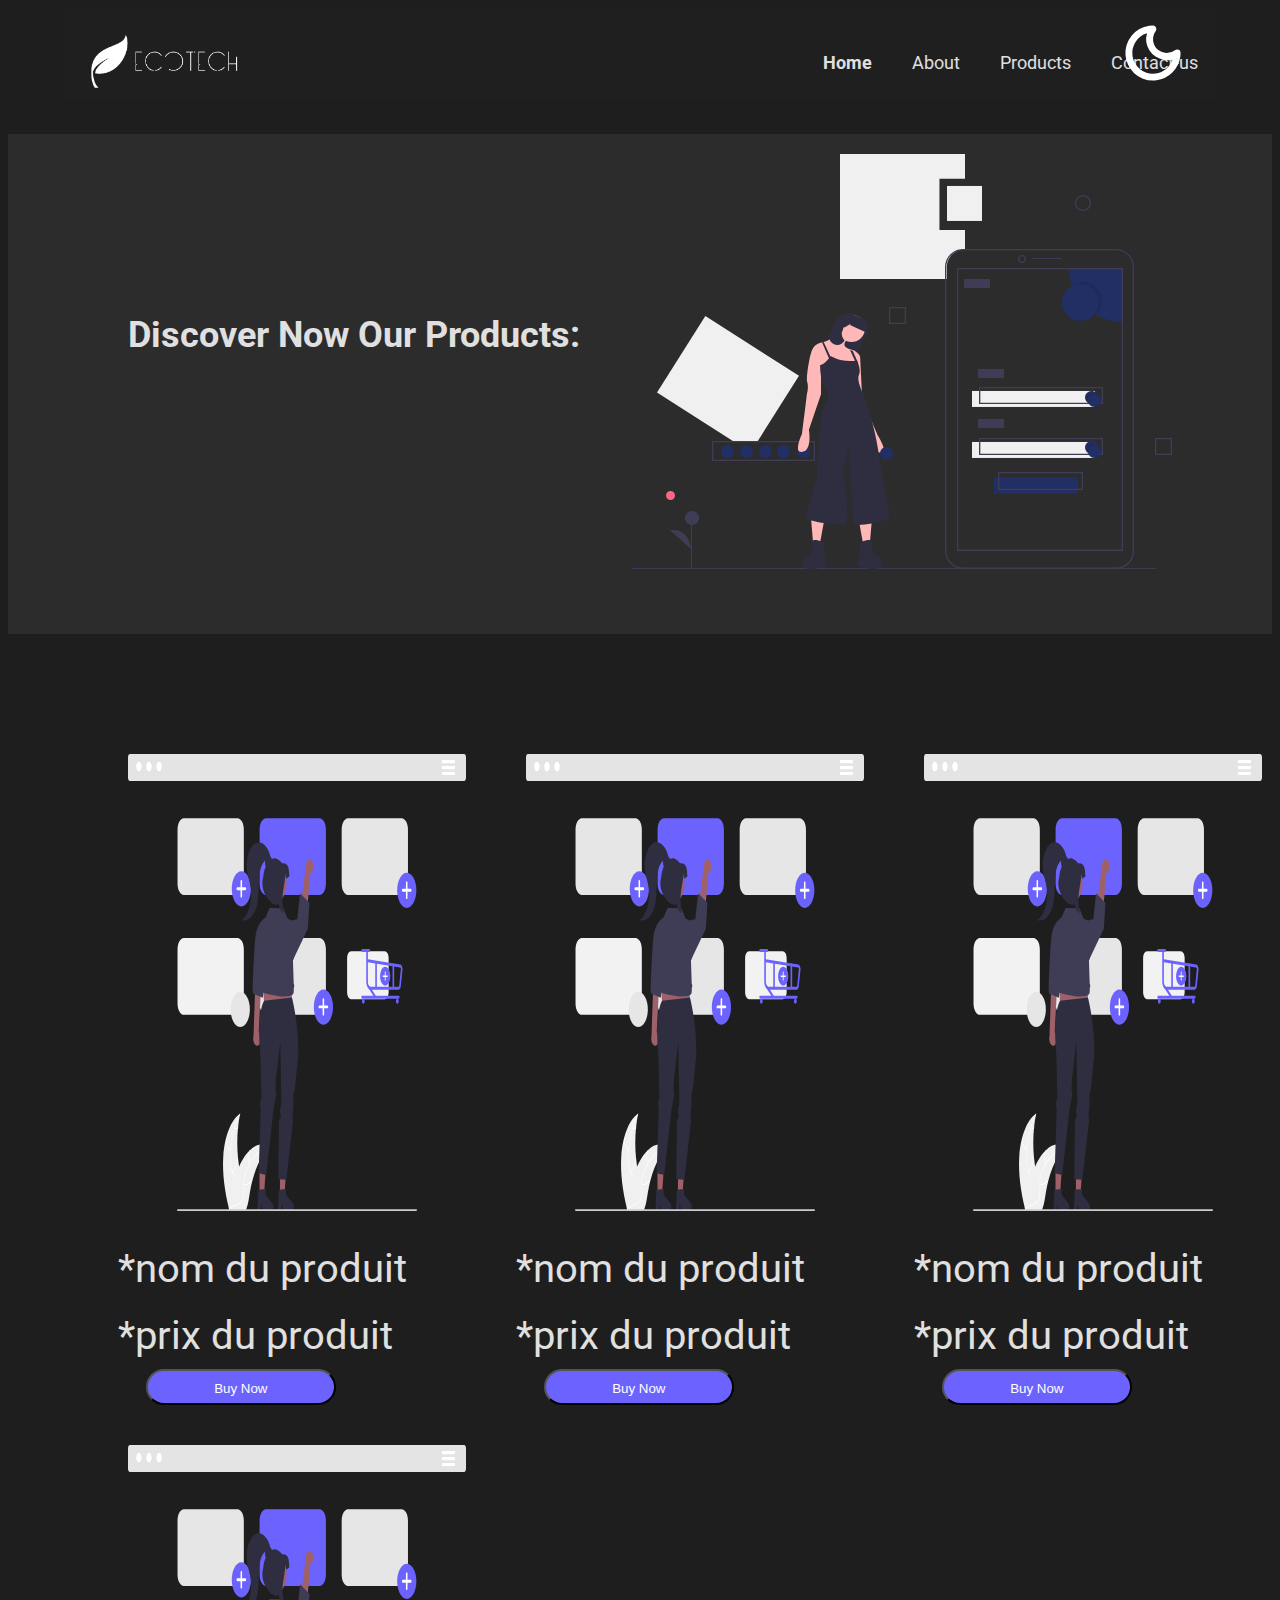
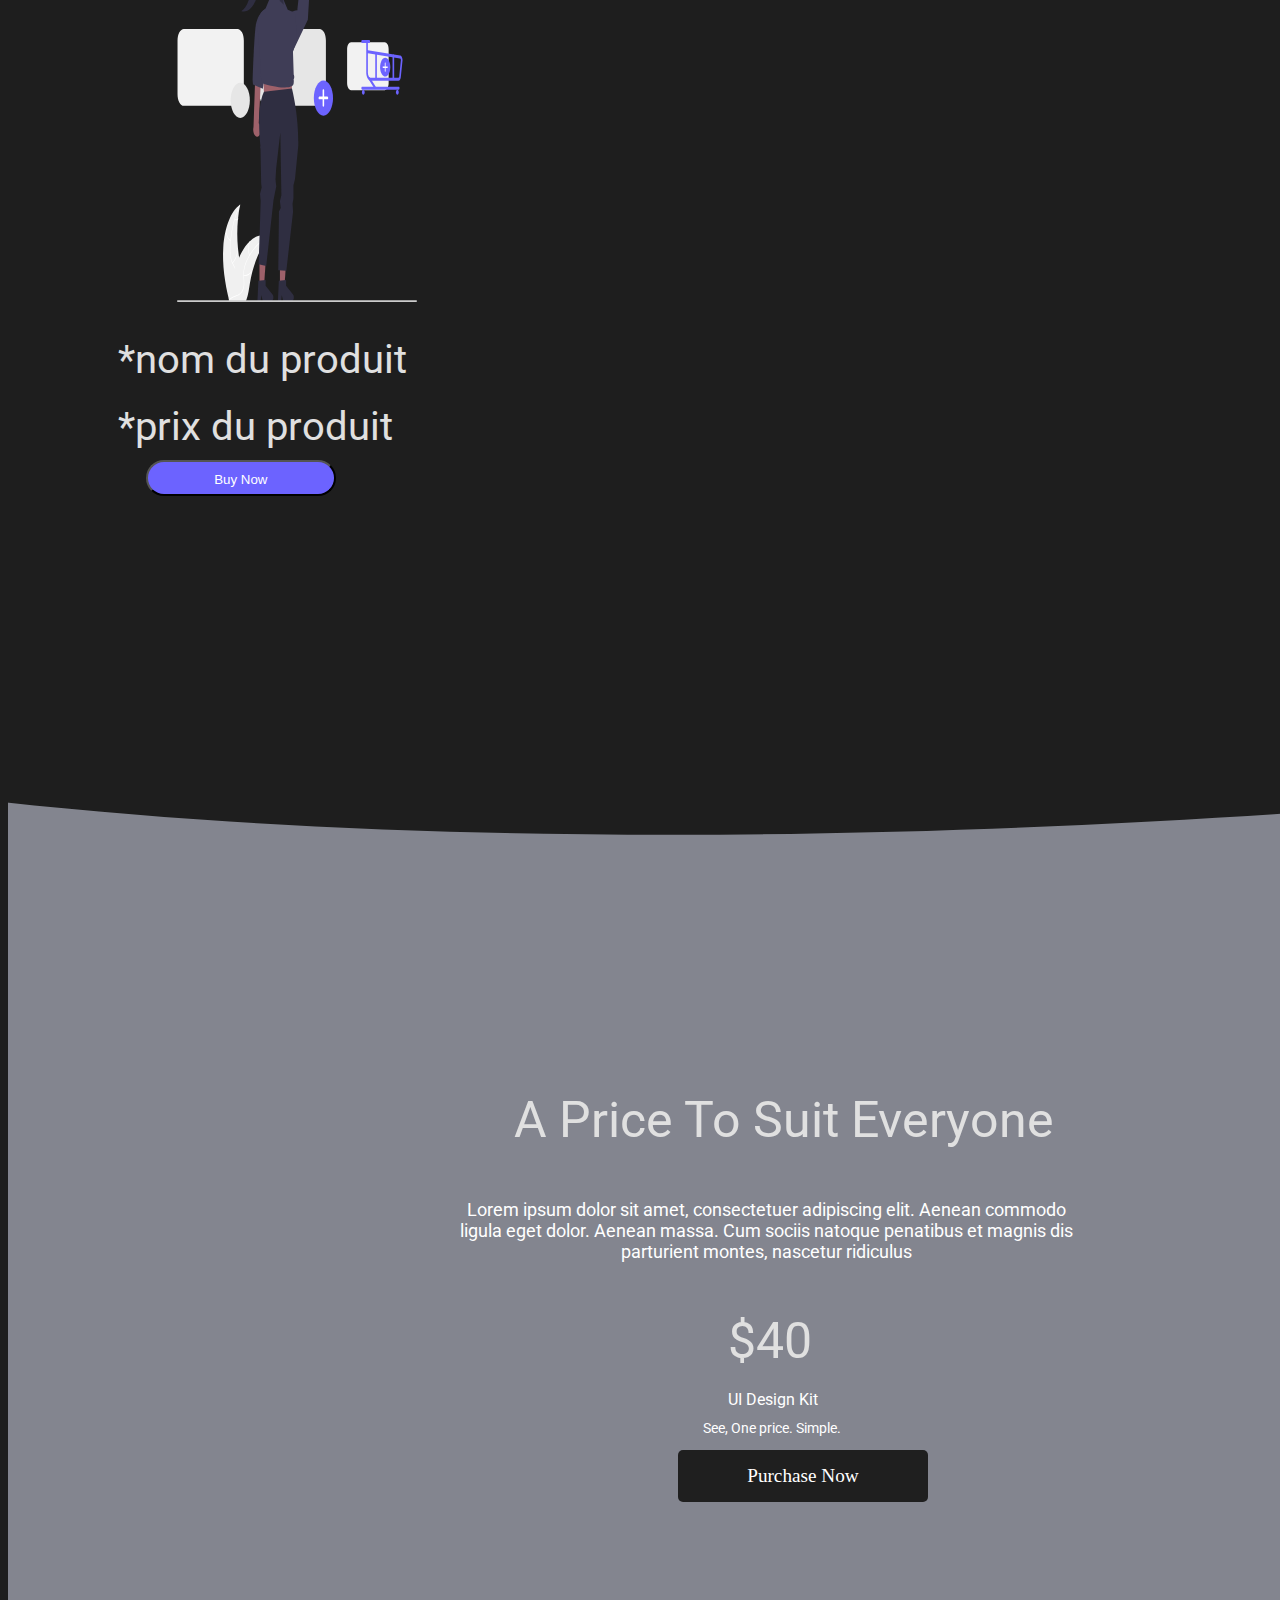
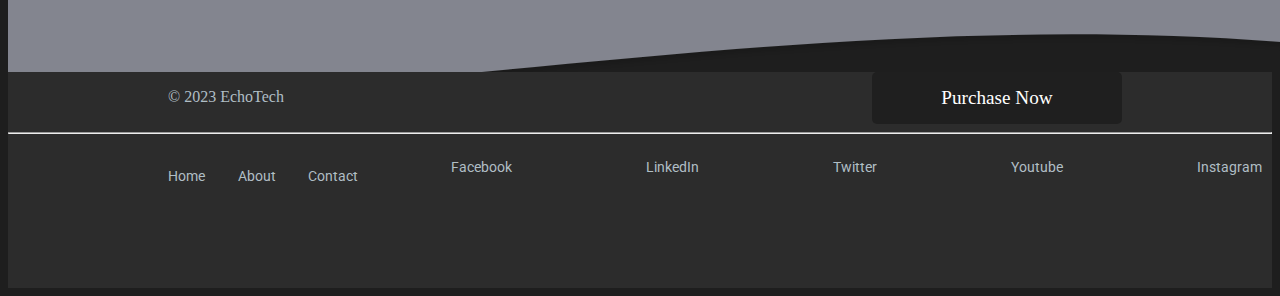
<file: sombre/products.html>
<!DOCTYPE html>
<html lang="en">

<head>
    <meta charset="UTF-8">
    <meta name="viewport" content="width=device-width, initial-scale=1.0">
    <title>EchoTech</title>
    <link rel="stylesheet" href="products.css">
</head>

<body>
    <!-- la barre de navigation -->
    <header>
        <!-- <div class="logo2"><img src="icones/bleu.svg" alt="tache" id="bg"></div> -->
        <nav class="nav-bar">
            <img src="images/logo2.png" alt=" ecotech logo2" id="logo2">
            <ul class="nav-links">
                <li><a href="index.html"><b>Home</b></a></li>
                <li><a href="aboutus.html">About</a></li>
                <li><a href="products.html">Products</a></li>
                <li><a href="contactus.html">Contact-us</a></li>
            </ul>
            <a href="../products.html" class="button2"><svg width="76px" height="76px" viewBox="-6.08 -6.08 44.16 44.16" xmlns="http://www.w3.org/2000/svg"
                fill="#FFFFFF" stroke="#FFFFFF" stroke-width="0.00032">
           
               <g id="SVGRepo_bgCarrier" stroke-width="0" />
           
               <g id="SVGRepo_tracerCarrier" stroke-linecap="round" stroke-linejoin="round" stroke="#CCCCCC"
                   stroke-width="0.576" />
           
               <g id="SVGRepo_iconCarrier">
                   <g id="Lager_94" data-name="Lager 94" transform="translate(0)">
                       <path id="Path_70" data-name="Path 70"
                           d="M12.516,4.509A12,12,0,0,0,22.3,19.881,12.317,12.317,0,0,0,24,20a11.984,11.984,0,0,0,3.49-.514,12.1,12.1,0,0,1-9.963,8.421A12.679,12.679,0,0,1,16,28,12,12,0,0,1,12.516,4.509M16,0a16.5,16.5,0,0,0-2.212.15A16,16,0,0,0,16,32a16.526,16.526,0,0,0,2.01-.123A16.04,16.04,0,0,0,31.85,18.212,16.516,16.516,0,0,0,32,15.944,1.957,1.957,0,0,0,30,14a2.046,2.046,0,0,0-1.23.413A7.942,7.942,0,0,1,24,16a8.35,8.35,0,0,1-1.15-.08,7.995,7.995,0,0,1-5.264-12.7A2.064,2.064,0,0,0,16.056,0Z"
                           fill="#FFFFFF" />
                   </g>
               </g>
           
           </svg>
           </a>
        </nav>
    </header>
    <div class="rectangle">
        <section class="partie1">
            <div class="image2"><img src="icones/undraw_mobile_login_ikmv.svg" alt="homme-page2"></div>
            <div class="lightfastpowerful">
                <h1>Discover Now Our Products: </h1>
            </div>

        </section>
    </div>

    <section class="products">
        <div class="produit1">
            <div class="image-produit"><img src="icones/produits.svg" alt="produit"></div>
            <div class="nom-produit">*nom du produit</div>
            <div class="prix-produit">*prix du produit</div>
            <button class="buy">Buy Now</button>
        </div>
        <div class="produit1">
            <div class="image-produit"><img src="icones/produits.svg" alt="produit"></div>
            <div class="nom-produit">*nom du produit</div>
            <div class="prix-produit">*prix du produit</div>
            <button class="buy">Buy Now</button>
        </div>
        <div class="produit1">
            <div class="image-produit"><img src="icones/produits.svg" alt="produit"></div>
            <div class="nom-produit">*nom du produit</div>
            <div class="prix-produit">*prix du produit</div>
            <button class="buy">Buy Now</button>
        </div>
        <div class="produit1">
            <div class="image-produit"><img src="icones/produits.svg" alt="produit"></div>
            <div class="nom-produit">*nom du produit</div>
            <div class="prix-produit">*prix du produit</div>
            <button class="buy">Buy Now</button>
        </div>
    </section>

    <section class="partie5">
        <!-- <div class="base-bleu"> -->
        <img src="icones/Rectangle.svg" alt="Rectangle-bleu">
        <p class="price">A Price To Suit Everyone</p>
        <p class="p1">Lorem ipsum dolor sit amet, consectetuer adipiscing elit. Aenean commodo ligula eget dolor.
            Aenean massa. Cum sociis natoque penatibus et magnis dis parturient montes, nascetur ridiculus </p>
        <p>$40</p>
        <p class="p2">UI Design Kit</p>
        <p class="p3">See, One price. Simple.</p>
        <a href="../pageerreur.html" class="btn">Purchase Now</a>


        <!-- </div> -->
    </section>

    <footer class="container">
        <div class="rectangle">

            <div class="footer-inner">

                <!-- <h4>About Us</h4> -->
                <div class="footer-part1">
                    <p>&copy; 2023 EchoTech</p>
                    <a href="../pageerreur.html" class="btn">Purchase Now</a>

                </div>
                <hr />
            <div class="liens">
                <div class="footer-part2">
                    <ul class="footer-menu">
                        <li><a href="#">Home</a></li>
                        <li><a href="#">About</a></li>
                        <li><a href="#">Contact</a></li>
                    </ul>
                </div>
                <div class="footer-part3">
                    <ul class="footer-menu">
                        <li><a href="#">Facebook</a></li>
                        <li><a href="#">LinkedIn</a></li>
                        <li><a href="#">Twitter</a></li>
                        <li><a href="#">Youtube</a></li>
                        <li><a href="#">Instagram</a></li>
                        
                    </ul>
                </div>
            </div>
                </div>
            </div>
        </div>
    </footer>
</body>

</html>
</file>
<file: css/style.css>
@import url('https://fonts.googleapis.com/css2?family=Roboto:ital,wght@0,100;0,300;0,400;0,500;0,700;0,900;1,100;1,300;1,400;1,500;1,700;1,900&display=swap');
/* -------la partie logo et navbarre  */
#logo {
    margin-top: 20px;
    margin-left: 0px;
    width: 200px;
}

header .nav-bar {
    display: flex;
    position: fixed;
    top: 10px;
    right: 5%;
    left: 5%;
    height: 10%;
    z-index: 1000;
    /* fixer la barre de navigation */
    justify-content: space-between;
    align-items: center;
    padding: 0 1px;
}

.nav-bar ul {
    display: -webkit-box;
    display: -ms-flexbox;
    display: flex;
    list-style: none;
    margin-top: 30px;

    /* display: flex;
    position: relative;
    justify-content: space-between;
    align-items: center;
    list-style-type: none; */
}

.nav-bar ul li a {
    padding: 20px;
    color: #505F98;
    font-family: "Roboto", sans-serif;
    font-weight: 400;
    font-style: normal;
    font-size: 18px;
    text-decoration: none;


}
.nav-bar .button3{
    text-decoration: none;
    width: 100px;
    position: center;
    margin-left: -600px;
}

.logo #bg {

    float: right;
    /* Aligne l'image à droite */
    max-width: 100%;
    /* L'image est responsive */
    height: auto;
    /* Maintient les proportions */
    margin-left: 20px;
    /* Un petit espace à gauche de l'image */
}

/*-----------partie homme et introduction */

.image1 #homme {
    /* float: right;
    margin-top: -900px;
    max-width: 60%; */
    float: right;
    margin-top: -900px;
    /* Utilise une hauteur relative au viewport (20% de la hauteur de la fenêtre) */
    max-width: 35%;
    height: auto;

    
}

.introduction h1 {
    float: left;
    margin-top: -800px;
    max-width: 45%;
    margin-left: 120px;
    font-family: 'Roboto';
    font-size: 50px;
    height: auto;
}

.introduction p {
    float: left;
    color: #505F98;
    margin-top: -600px;
    max-width: 50%;
    margin-left: 120px;
    font-family: 'Roboto';
    font-size: 18px;
    height: auto;
    line-height: 40px;
}

.partie1 .button {
    /* background-color: aqua; */
    float: inline-start;
    margin-top: -400px;
    margin-left: 165px;
}

.partie1 .button1 {

    display: inline-block;
    padding: 15px 30px;
    font-size: 1.2rem;
    color: #fff;
    background-color: #111b47;
    border: none;
    border-radius: 5px;
    text-decoration: none;
    transition: background-color 0.3s ease;
    width: 190px;
    text-align: center;

}

.partie1 .button2 {

    display: inline-block;
    padding: 15px 30px;
    font-size: 1.2rem;
    color: #111b47;
    background-color: #fff;
    border: 2px solid black;
    border-radius: 5px;
    text-decoration: none;
    transition: background-color 0.3s ease;
    margin-left: 30px;
    width: 190px;
    text-align: center;

}

/* ----------partie fille et tele */


.partie2 .image2{
    float: right;
    margin-top: 100px;
    margin-right: 100px;
}

.lightfastpowerful h1{
    color: #091133;
    float: inline-start;
    margin-top: 180px;
    margin-left: 120px;
    font-size: 36px;
    font-family: 'Roboto';
    
}
.lightfastpowerful p{
    color: #6F7CB2;
    float: inline-start;
    margin-top: -350px;
    margin-left: 120px;
    font-size: 16px;
    font-family: 'Roboto';
    line-height: 40px;
    width: 50%;
    
}

.titles .icone_left{
    float: inline-start;
    margin-top: -130px;
    margin-left: 120px;

}

.titles .title1{
    color: red;
    float: inline-start;
    margin-top: -70px;
    color: black;
    margin-left: 120px;
}

.titles .paragraphe{
    float: inline-start;
    margin-top: -20px;
    color: #5D6970;
    margin-left: 120px;
    width: 20%;
    font-family: 'Roboto';
    
}

.titles .icone_left2{
    float: inline-start;
    margin-top: -130px;
    margin-left: 30px;

    /* margin-left: 200px; */

}

.titles .title2{
    color: red;
    float: inline-start;
    margin-top: -70px;
    color: black;
    margin-left: 30px;

    /* margin-left: 200px; */
}

.titles .paragraphe2{
    float: inline-start;
    margin-top: -20px;
    color: #5D6970;
    /* margin-left: 200px; */
    width: 20%;
    margin-left: 30px;
    font-family: 'Roboto';
    
}

/* ----------partie fille en partie 3 */

.partie3 .image3{
    color: red;
    float: inline-start;
    margin-left: -45%;
    margin-top: 190px;
}

.lightfastpowerful2 h1{
    float: inline-start;
    margin-left: -20px;
    margin-top: 210px;
    color: #091133;
    font-family: 'Roboto';
    font-size: 36px;
}

.lightfastpowerful2 p{
    float: inline-start;
    margin-left: 700px;
    /* margin-top: 250px; */
    color: #6F7CB2;
    font-family: 'Roboto';
    font-size: 16px;
    width: 50%;
    line-height: 40px;
}

/* ----------partie fille en partie 4 */
.lightfastpowerful3{
    margin-right: -1000px;
}
.partie4 .image4{
    color: red;
    float: inline-end;
    margin-right: 65%;
    margin-top: 250px;
}

.lightfastpowerful3 h1{
    float: inline-start;
    margin-left: 700px;
    margin-top: -300px;
    color: #091133;
    font-family: 'Roboto';
    font-size: 36px;
}

.lightfastpowerful3 p{
    float: inline-start;
    margin-left: 700px;
    margin-top: -200px;
    color: #6F7CB2;
    font-family: 'Roboto';
    font-size: 16px;
    width: 50%;
    line-height: 40px;
}

.partie4 .btn{
    display: inline-block;
    padding: 15px 30px;
    font-size: 1.2rem;
    color: #fff;
    background-color: #111b47;
    border: none;
    border-radius: 5px;
    text-decoration: none;
    transition: background-color 0.3s ease;
    width: 190px;
    text-align: center;
    margin-left: 150%;


}

/* ---------- partie 5 */

 .partie5 img{

    margin-top: 180px;
    margin-right: -90px;
    z-index: -1000;
    /* float: inline-start; */
    width: auto;
}
.partie5 .price{
    color: #091133;
    margin-top: -50%;
    margin-left: 40%;
    font-size: 50px;
    font-family: 'Roboto';

}
.partie5 .p1{
    color: #6F7CB2;
    width: 50%;
    margin-left: 35%;
    margin-top: 50px;
    font-size: 18px;
    font-family: 'Roboto';
    text-align: center;
    

    /* margin-left: 450px; */
    
}
.partie5 p{
    color: #222F65;
    /* text-align: center; */
    margin-left: 57%;
    margin-top: 50px;
    font-size: 50px;
    font-family: 'Roboto';
    
}
.partie5 .p2{
    color: #37447E;
    font-size: 16px;
    font-family: 'Roboto';
    margin-top: -30px;
    
}
.partie5 .p3{
    color: #5D6970;
    font-size: 14px;
    font-family: 'Roboto';
    margin-left: 55%;
    margin-top: -5px;
    
}
.partie5 .btn{
    display: inline-block;
    padding: 15px 30px;
    font-size: 1.2rem;
    color: #fff;
    background-color: #111b47;
    border: none;
    border-radius: 5px;
    text-decoration: none;
    transition: background-color 0.3s ease;
    width: 190px;
    text-align: center;
    z-index: 1000;
    margin-left: 53%;
 
} 

/* la partie footer */
.container{
    display: flex;
    flex-direction: column;
}

.container .rectangle{
    background-color: #E7ECFF;
    height: 216px;
    width: 100%;
    margin-top: 170px;
    float: right;

}


.container .footer-inner .footer-part1 {
    display: flex;
    flex-direction: row;
    justify-content: space-between;
    margin-right: 150px;
}

.container .footer-inner .footer-part1 p{
    color: #939EA4;
    margin-left: 160px;
}

.container .footer-inner .footer-part1 .btn{
    display: inline-block;
    padding: 15px 30px;
    font-size: 1.2rem;
    color: #fff;
    background-color: #111b47;
    border: none;
    border-radius: 5px;
    text-decoration: none;
    transition: background-color 0.3s ease;
    width: 190px;
    text-align: center;
    z-index: 1000;
    /* margin-left: 53%; */
}

.container .rectangle .liens{
    color: red;
    display: flex;
    flex-direction: row;
    justify-content: space-between;

}
.container .rectangle .liens .footer-part2 .footer-menu{

    display: flex;
    flex-direction: row;
    justify-content: space-around;
}

.container .rectangle .liens .footer-part2 .footer-menu li{
    padding: 10px;
    width: 50px;
    font-size: 18px;
    /* color: #929ECC; */
    font-size: 14px;
    font-family: 'Roboto';
    text-decoration: none; 
    list-style-type: none;
}
.container .rectangle .liens .footer-part2 .footer-menu li a{
    text-decoration: none; 
    list-style-type: none;
    color: #929ECC;
    margin-left: 110px;
}

.container .rectangle .liens .footer-part3 .footer-menu{
    display: flex;
    flex-direction: row;
}

.container .rectangle .liens .footer-part3 .footer-menu li{
    padding: 10px;
    width: 50px;
    font-size: 18px;
    /* color: #929ECC; */
    font-size: 14px;
    font-family: 'Roboto';
    text-decoration: none; 
    list-style-type: none;
    display: inline;
    
}
.container .rectangle .liens .footer-part3 .footer-menu li a{
    text-decoration: none; 
    list-style-type: none;
    color: #929ECC;
    /* margin-left: 110px; */
    margin-right: 10px;

    
}
/*------------------------------- animation--------------------- */


.btn:hover {
    background-color: #505f98;
    transform: scale(1.1);
  }
.button1:hover {
    background-color: #505f98;
    transform: scale(1.1);
  }
.button2:hover {
    background-color: #505f98;
    transform: scale(1.1);
  }
</file>
<file: sombre/style.css>
@import url('https://fonts.googleapis.com/css2?family=Roboto:ital,wght@0,100;0,300;0,400;0,500;0,700;0,900;1,100;1,300;1,400;1,500;1,700;1,900&display=swap');

/* ----- Styles généraux ----- */
body {
    background-color: #121212; /* Couleur de fond sombre */
    color: #e0e0e0; /* Couleur de texte claire */
}

/* -------la partie logo2 et navbarre  */
#logo2 {
    margin-top: 20px;
    margin-left: 0px;
    width: 200px;
}

header .nav-bar {
    display: flex;
    position: fixed;
    top: 10px;
    right: 5%;
    left: 5%;
    height: 10%;
    z-index: 1000;
    justify-content: space-between;
    align-items: center;
    padding: 0 1px;
    background-color: #1f1f1f; /* Couleur de fond de la barre de navigation */
}

.nav-bar ul {
    display: flex;
    list-style: none;
    margin-top: 30px;
}

.nav-bar ul li a {
    padding: 20px;
    color: #e0e0e0; /* Couleur de texte claire */
    font-family: "Roboto", sans-serif;
    font-weight: 400;
    font-size: 18px;
    text-decoration: none;
}

.nav-bar .button2{
    text-decoration: none;
    width: 100px;
    position: center;
    margin-left: -600px;
}

.logo2 #bg {

    float: right;
    /* Aligne l'image à droite */
    max-width: 100%;
    /* L'image est responsive */
    height: auto;
    /* Maintient les proportions */
    margin-left: 20px;
    /* Un petit espace à gauche de l'image */
}

/*-----------partie homme et introduction */
.image1 #homme {
    float: right;
    margin-top: -900px;
    max-width: 35%;
    height: auto;
}

.introduction h1 {
    float: left;
    margin-top: -800px;
    max-width: 45%;
    margin-left: 120px;
    font-family: 'Roboto';
    font-size: 50px;
    height: auto;
    color: #e0e0e0; /* Couleur de texte claire */
}

.introduction p {
    float: left;
    color: #e0e0e0; /* Couleur de texte claire */
    margin-top: -600px;
    max-width: 50%;
    margin-left: 120px;
    font-family: 'Roboto';
    font-size: 18px;
    line-height: 40px;
    height: auto;
}

.partie1 .button {
    /* background-color: aqua; */
    float: inline-start;
    margin-top: -400px;
    margin-left: 165px;
}

.partie1 .button1 {
    display: inline-block;
    padding: 15px 30px;
    font-size: 1.2rem;
    color: #fff;
    background-color: #1F1F1F;
    border: none;
    border-radius: 5px;
    text-decoration: none;
    transition: background-color 0.3s ease;
    width: 190px;
    text-align: center;
}

.partie1 .button2 {
    display: inline-block;
    padding: 15px 30px;
    font-size: 1.2rem;
    color: #111b47;
    background-color: #fff;
    border: 2px solid white;
    border-radius: 5px;
    text-decoration: none;
    transition: background-color 0.3s ease;
    margin-left: 30px;
    width: 190px;
    text-align: center;
}

/* ----------partie fille et tele */
.partie2 .image2 {
    float: right;
    margin-top: 100px;
    margin-right: 100px;
}

.lightfastpowerful h1 {
    color: #e0e0e0; /* Couleur de texte claire */
    float: inline-start;
    margin-top: 180px;
    margin-left: 120px;
    font-size: 36px;
    font-family: 'Roboto';
}

.lightfastpowerful p {
    color: #e0e0e0; /* Couleur de texte claire */
    float: inline-start;
    margin-top: -350px;
    margin-left: 120px;
    font-size: 16px;
    font-family: 'Roboto';
    line-height: 40px;
    width: 50%;
}

.titles .icone_left{
    float: inline-start;
    margin-top: -130px;
    margin-left: 120px;

}

.titles .title1{
    color: red;
    float: inline-start;
    margin-top: -70px;
    color: white;
    margin-left: 120px;
}

.titles .paragraphe{
    float: inline-start;
    margin-top: -20px;
    color: #e0e0e0;
    margin-left: 120px;
    width: 20%;
    font-family: 'Roboto';
    
}

.titles .icone_left2{
    float: inline-start;
    margin-top: -130px;
    margin-left: 30px;

    /* margin-left: 200px; */

}

.titles .title2{
    color: red;
    float: inline-start;
    margin-top: -70px;
    color: white;
    margin-left: 30px;

    /* margin-left: 200px; */
}

.titles .paragraphe2{
    float: inline-start;
    margin-top: -20px;
    color: #e0e0e0;
    /* margin-left: 200px; */
    width: 20%;
    margin-left: 30px;
    font-family: 'Roboto';
    
}

/* ----------partie fille en partie 3 */

.partie3 .image3{
    color: red;
    float: inline-start;
    margin-left: -45%;
    margin-top: 190px;
}

.lightfastpowerful2 h1{
    float: inline-start;
    margin-left: -20px;
    margin-top: 210px;
    color: #e0e0e0;
    font-family: 'Roboto';
    font-size: 36px;
}

.lightfastpowerful2 p{
    float: inline-start;
    margin-left: 700px;
    /* margin-top: 250px; */
    color: #e0e0e0;
    font-family: 'Roboto';
    font-size: 16px;
    width: 50%;
    line-height: 40px;
}

/* ----------partie fille en partie 4 */
.lightfastpowerful3{
    margin-right: -1000px;
}
.partie4 .image4{
    color: red;
    float: inline-end;
    margin-right: 65%;
    margin-top: 250px;
}

.lightfastpowerful3 h1{
    float: inline-start;
    margin-left: 700px;
    margin-top: -300px;
    color: #e0e0e0;
    font-family: 'Roboto';
    font-size: 36px;
}

.lightfastpowerful3 p{
    float: inline-start;
    margin-left: 700px;
    margin-top: -200px;
    color: #e0e0e0;
    font-family: 'Roboto';
    font-size: 16px;
    width: 50%;
    line-height: 40px;
}

.partie4 .btn{
    display: inline-block;
    padding: 15px 30px;
    font-size: 1.2rem;
    color: #fff;
    background-color: #1F1F1F;
    border: none;
    border-radius: 5px;
    text-decoration: none;
    transition: background-color 0.3s ease;
    width: 190px;
    text-align: center;
    margin-left: 150%;


}

/* ---------- partie 5 */

 .partie5 img{
    margin-top: 180px;
    margin-right: -90px;
    z-index: -1000;
    /* float: inline-start; */
    width: auto;
}
.partie5 .price{
    color: #e0e0e0;
    margin-top: -50%;
    margin-left: 40%;
    font-size: 50px;
    font-family: 'Roboto';

}
.partie5 .p1{
    color: #e0e0e0;
    width: 50%;
    margin-left: 35%;
    margin-top: 50px;
    font-size: 18px;
    font-family: 'Roboto';
    text-align: center;
    

    /* margin-left: 450px; */
    
}
.partie5 p{
    color: #e0e0e0;
    /* text-align: center; */
    margin-left: 57%;
    margin-top: 50px;
    font-size: 50px;
    font-family: 'Roboto';
    
}
.partie5 .p2{
    color: #e0e0e0;
    font-size: 16px;
    font-family: 'Roboto';
    margin-top: -30px;
    
}
.partie5 .p3{
    color: #e0e0e0;
    font-size: 14px;
    font-family: 'Roboto';
    margin-left: 55%;
    margin-top: -5px;
    
}
.partie5 .btn{
    display: inline-block;
    padding: 15px 30px;
    font-size: 1.2rem;
    color: #fff;
    background-color: #1F1F1F;
    border: none;
    border-radius: 5px;
    text-decoration: none;
    transition: background-color 0.3s ease;
    width: 190px;
    text-align: center;
    z-index: 1000;
    margin-left: 53%;
 
} 

/* ---------- partie footer */

.container {
    display: flex;
    flex-direction: column;
    width: 101%;
}

.container .rectangle {
    background-color: #2C2C2C; /* Couleur de fond sombre */
    height: 216px;
    width: 100%;
    margin-top: 170px;
    float: right;
}

.container .footer-inner .footer-part1 {
    display: flex;
    flex-direction: row;
    justify-content: space-between;
    margin-right: 150px;
}

.container .footer-inner .footer-part1 p {
    color: #B0BEC5; /* Couleur de texte pour le paragraphe */
    margin-left: 160px;
}

.container .footer-inner .footer-part1 .btn {
    display: inline-block;
    padding: 15px 30px;
    font-size: 1.2rem;
    color: #fff;
    background-color: #1F1F1F; /* Couleur de fond du bouton */
    border: none;
    border-radius: 5px;
    text-decoration: none;
    transition: background-color 0.3s ease;
    width: 190px;
    text-align: center;
    z-index: 1000;
}

.container .rectangle .liens {
    color: #B0BEC5; /* Couleur de texte pour le paragraphe */
    display: flex;
    flex-direction: row;
    justify-content: space-between;
}

.container .rectangle .liens .footer-part2 .footer-menu {
    display: flex;
    flex-direction: row;
    justify-content: space-around;
}

.container .rectangle .liens .footer-part2 .footer-menu li {
    padding: 10px;
    width: 50px;
    font-size: 14px;
    font-family: 'Roboto';
    text-decoration: none;
    list-style-type: none;
}

.container .rectangle .liens .footer-part2 .footer-menu li a {
    text-decoration: none;
    list-style-type: none;
    color: #B0BEC5; /* Couleur de texte pour le paragraphe */
    margin-left: 110px;
}

.container .rectangle .liens .footer-part3 .footer-menu li {
    padding: 10px;
    width: 50px;
    font-size: 14px;
    font-family: 'Roboto';
    text-decoration: none;
    list-style-type: none;
    display: inline;
}

.container .rectangle .liens .footer-part3 .footer-menu li a {
    text-decoration: none;
    list-style-type: none;
    color: #B0BEC5; /* Couleur de texte pour le paragraphe */
    margin-left: 110px;
}
</file>
<file: css/contactus.css>
@import url('https://fonts.googleapis.com/css2?family=Roboto:ital,wght@0,100;0,300;0,400;0,500;0,700;0,900;1,100;1,300;1,400;1,500;1,700;1,900&display=swap');
/* -------la partie logo et navbarre  */
#logo {
    margin-top: 20px;
    margin-left: 0px;
    width: 200px;
}

header .nav-bar {
    display: flex;
    position: fixed;
    top: 10px;
    right: 5%;
    left: 5%;
    height: 10%;
    z-index: 1000;
    /* fixer la barre de navigation */
    justify-content: space-between;
    align-items: center;
    padding: 0 1px;
}

.nav-bar ul {
    display: -webkit-box;
    display: -ms-flexbox;
    display: flex;
    list-style: none;
    margin-top: 30px;

    /* display: flex;
    position: relative;
    justify-content: space-between;
    align-items: center;
    list-style-type: none; */
}

.nav-bar ul li a {
    padding: 20px;
    color: #505F98;
    font-family: "Roboto", sans-serif;
    font-weight: 400;
    font-style: normal;
    font-size: 18px;
    text-decoration: none;

}

.nav-bar .button3{
    text-decoration: none;
    width: 100px;
    position: center;
    margin-left: -600px;
}

.rectangle{
    background-color: #F7F7F7;
    height: 500px;
    margin-top: 10%;
}

.rectangle .partie1 .image2{
    float: right;
    margin-top: -90px;
    margin-right: 100px;
}

.rectangle .lightfastpowerful h1{
    color: #091133;
    float: inline-start;
    margin-top: 180px;
    margin-left: 120px;
    font-size: 36px;
    font-family: 'Roboto';
    
}



.nous-contacter {
    display: flex;
    flex-direction: row;
    justify-content: space-between;
    align-items: center;
}

.nous-contacter .formulaire{
    color: red;
    padding: 10%;
}
.nous-contacter .formulaire .form-group{
    padding: 10px;
}
.nous-contacter .formulaire .form-group input,
.nous-contacter .formulaire .form-group textarea{
    color: rebeccapurple;
    width: 200%;
    padding: 20px;
    border: none;
    border-radius: 5px;
    background: #fff;
    color: black;
    font-size: 1rem;
    border: 2px solid #0a043c;
}

.nous-contacter .formulaire .btn{
    width: 190px;
    height: 36px;
    background-color: #111B47;
    color: white;
    border-radius: 2px;
    /* float: inline-start; */
    margin-left: 10px;
}








/* * ---------- partie 5 */ 

.partie5 img{
    
    margin-top: 180px;
    margin-right: -90px;
    z-index: -1000;
    /* float: inline-start; */
    width: auto;
}
.partie5 .price{
    color: #091133;
    margin-top: -50%;
    margin-left: 40%;
    font-size: 50px;
    font-family: 'Roboto';

}
.partie5 .p1{
    color: #6F7CB2;
    width: 50%;
    margin-left: 35%;
    margin-top: 50px;
    font-size: 18px;
    font-family: 'Roboto';
    text-align: center;
    

    /* margin-left: 450px; */
    
}
.partie5 p{
    color: #222F65;
    /* text-align: center; */
    margin-left: 57%;
    margin-top: 50px;
    font-size: 50px;
    font-family: 'Roboto';
    
}
.partie5 .p2{
    color: #37447E;
    font-size: 16px;
    font-family: 'Roboto';
    margin-top: -30px;
    
}
.partie5 .p3{
    color: #5D6970;
    font-size: 14px;
    font-family: 'Roboto';
    margin-left: 55%;
    margin-top: -5px;
    
}
.partie5 .btn{
    display: inline-block;
    padding: 15px 30px;
    font-size: 1.2rem;
    color: #fff;
    background-color: #111b47;
    border: none;
    border-radius: 5px;
    text-decoration: none;
    transition: background-color 0.3s ease;
    width: 190px;
    text-align: center;
    z-index: 1000;
    margin-left: 53%;
 
} 




/* la partie footer */
.container{
    display: flex;
    flex-direction: column;
}

.container .rectangle{
    background-color: #E7ECFF;
    height: 216px;
    width: 100%;
    margin-top: 170px;
    float: right;

}


.container .footer-inner .footer-part1 {
    display: flex;
    flex-direction: row;
    justify-content: space-between;
    margin-right: 150px;
}

.container .footer-inner .footer-part1 p{
    color: #939EA4;
    margin-left: 160px;
}

.container .footer-inner .footer-part1 .btn{
    display: inline-block;
    padding: 15px 30px;
    font-size: 1.2rem;
    color: #fff;
    background-color: #111b47;
    border: none;
    border-radius: 5px;
    text-decoration: none;
    transition: background-color 0.3s ease;
    width: 190px;
    text-align: center;
    z-index: 1000;
    /* margin-left: 53%; */
}

.container .rectangle .liens{
    color: red;
    display: flex;
    flex-direction: row;
    justify-content: space-between;

}
.container .rectangle .liens .footer-part2 .footer-menu{

    display: flex;
    flex-direction: row;
    justify-content: space-around;
}

.container .rectangle .liens .footer-part2 .footer-menu li{
    padding: 10px;
    width: 50px;
    font-size: 18px;
    /* color: #929ECC; */
    font-size: 14px;
    font-family: 'Roboto';
    text-decoration: none; 
    list-style-type: none;
}
.container .rectangle .liens .footer-part2 .footer-menu li a{
    text-decoration: none; 
    list-style-type: none;
    color: #929ECC;
    margin-left: 110px;
}


.container .rectangle .liens .footer-part3 .footer-menu li{
    padding: 10px;
    width: 50px;
    font-size: 18px;
    /* color: #929ECC; */
    font-size: 14px;
    font-family: 'Roboto';
    text-decoration: none; 
    list-style-type: none;
    display: inline;
    
}
.container .rectangle .liens .footer-part3 .footer-menu li a{
    text-decoration: none; 
    list-style-type: none;
    color: #929ECC;
    margin-left: 110px;
    
}

/* -----------------animation----------------- */


.btn:hover {
    background-color: #505f98;
    transform: scale(1.1);
  }
.button1:hover {
    background-color: #505f98;
    transform: scale(1.1);
  }
.button2:hover {
    background-color: #505f98;
    transform: scale(1.1);
  }
</file>
<file: css/pageerreur.css>
* {
    margin: 0;
    padding: 0;
    box-sizing: border-box;
    /* text-align: center; */
}

body {
    font-family: 'Roboto', sans-serif;
    background-color: #f8f9fa;
    color: #333;
}

.container {
    display: flex;
    flex-direction: row;
    justify-content: space-between;
    align-items: center;
    height: 100vh;
    padding: 20px;
}

.container img{
   height: 100%;
}

/* .error-section {
    max-width: 50%;
    text-align: left;
    margin-left: 35%;
} */

.error-section h1 {
    font-size: 12rem;
    color: #92E3A9;
    margin-bottom: 10px;
}

.error-section h2 {
    font-size: 3rem;
    color: #333;
    margin-bottom: 20px;
}

.error-section p {
    font-size: 1.5rem;
    color: #6c757d;
    margin-bottom: 30px;
}

.error-section .btn {
    display: inline-block;
    padding: 15px 30px;
    font-size: 1.2rem;
    color: #fff;
    background-color: #111b47;
    border: none;
    border-radius: 5px;
    text-decoration: none;
    transition: background-color 0.3s ease;
}

.error-section .btn:hover {
    background-color: #505f98;
    transform: scale(1.1);

}

.image-section {
    max-width: 40%;
}

.image-section img {
    max-width: 100%;
    height: auto;
}

.button:hover {
    transform: scale(1.1);
  }
</file>
<file: css/products.css>
@import url('https://fonts.googleapis.com/css2?family=Roboto:ital,wght@0,100;0,300;0,400;0,500;0,700;0,900;1,100;1,300;1,400;1,500;1,700;1,900&display=swap');
/* -------la partie logo et navbarre  */
#logo {
    margin-top: 20px;
    margin-left: 0px;
    width: 200px;
}

header .nav-bar {
    display: flex;
    position: fixed;
    top: 10px;
    right: 5%;
    left: 5%;
    height: 10%;
    z-index: 1000;
    /* fixer la barre de navigation */
    justify-content: space-between;
    align-items: center;
    padding: 0 1px;
}

.nav-bar ul {
    display: -webkit-box;
    display: -ms-flexbox;
    display: flex;
    list-style: none;
    margin-top: 30px;

    /* display: flex;
    position: relative;
    justify-content: space-between;
    align-items: center;
    list-style-type: none; */
}

.nav-bar ul li a {
    padding: 20px;
    color: #505F98;
    font-family: "Roboto", sans-serif;
    font-weight: 400;
    font-style: normal;
    font-size: 18px;
    text-decoration: none;

}

.nav-bar .button3{
    text-decoration: none;
    width: 100px;
    position: center;
    margin-left: -600px;
}
.rectangle{
    background-color: #F7F7F7;
    height: 500px;
    margin-top: 10%;
}

.rectangle .partie1 .image2{
    float: right;
    margin-top: -90px;
    margin-right: 100px;
}

.rectangle .lightfastpowerful h1{
    color: #091133;
    float: inline-start;
    margin-top: 180px;
    margin-left: 120px;
    font-size: 36px;
    font-family: 'Roboto';
    
}

/* partie des produits */

.products{
    display: grid;
    grid-template-columns: 1fr 1fr 1fr;
    justify-items: center;
    gap: 20px;
    margin: 100px;
}
.products .produit1 .image-produit{
    padding: 20px;
}

.products .produit1 .nom-produit{
    font-family: "Roboto", sans-serif;
    font-size: 40px ;
    padding: 10px;
}

.products .produit1 .prix-produit{
    font-family: "Roboto", sans-serif;
    font-size: 40px ;
    padding: 10px;
}

.products .produit1 .buy{
    width: 190px;
    height: 36px;
    background-color: #6C63FF;
    color: white;
    border-radius: 50px;
    /* float: inline-start; */
    margin-left: 10%;
    padding: 10px;
}

/* * ---------- partie 5 */ 

.partie5 img{
    
    margin-top: 180px;
    margin-right: -90px;
    z-index: -1000;
    /* float: inline-start; */
    width: auto;
}
.partie5 .price{
    color: #091133;
    margin-top: -50%;
    margin-left: 40%;
    font-size: 50px;
    font-family: 'Roboto';

}
.partie5 .p1{
    color: #6F7CB2;
    width: 50%;
    margin-left: 35%;
    margin-top: 50px;
    font-size: 18px;
    font-family: 'Roboto';
    text-align: center;
    

    /* margin-left: 450px; */
    
}
.partie5 p{
    color: #222F65;
    /* text-align: center; */
    margin-left: 57%;
    margin-top: 50px;
    font-size: 50px;
    font-family: 'Roboto';
    
}
.partie5 .p2{
    color: #37447E;
    font-size: 16px;
    font-family: 'Roboto';
    margin-top: -30px;
    
}
.partie5 .p3{
    color: #5D6970;
    font-size: 14px;
    font-family: 'Roboto';
    margin-left: 55%;
    margin-top: -5px;
    
}
.partie5 .btn{
    display: inline-block;
    padding: 15px 30px;
    font-size: 1.2rem;
    color: #fff;
    background-color: #111b47;
    border: none;
    border-radius: 5px;
    text-decoration: none;
    transition: background-color 0.3s ease;
    width: 190px;
    text-align: center;
    z-index: 1000;
    margin-left: 53%;
 
} 


/* la partie footer */
.container{
    display: flex;
    flex-direction: column;
}

.container .rectangle{
    background-color: #E7ECFF;
    height: 216px;
    width: 100%;
    margin-top: 170px;
    float: right;

}


.container .footer-inner .footer-part1 {
    display: flex;
    flex-direction: row;
    justify-content: space-between;
    margin-right: 150px;
}

.container .footer-inner .footer-part1 p{
    color: #939EA4;
    margin-left: 160px;
}

.container .footer-inner .footer-part1 .btn{
    display: inline-block;
    padding: 15px 30px;
    font-size: 1.2rem;
    color: #fff;
    background-color: #111b47;
    border: none;
    border-radius: 5px;
    text-decoration: none;
    transition: background-color 0.3s ease;
    width: 190px;
    text-align: center;
    z-index: 1000;
    /* margin-left: 53%; */
}

.container .rectangle .liens{
    color: red;
    display: flex;
    flex-direction: row;
    justify-content: space-between;

}
.container .rectangle .liens .footer-part2 .footer-menu{

    display: flex;
    flex-direction: row;
    justify-content: space-around;
}

.container .rectangle .liens .footer-part2 .footer-menu li{
    padding: 10px;
    width: 50px;
    font-size: 18px;
    /* color: #929ECC; */
    font-size: 14px;
    font-family: 'Roboto';
    text-decoration: none; 
    list-style-type: none;
}
.container .rectangle .liens .footer-part2 .footer-menu li a{
    text-decoration: none; 
    list-style-type: none;
    color: #929ECC;
    margin-left: 110px;
}


.container .rectangle .liens .footer-part3 .footer-menu li{
    padding: 10px;
    width: 50px;
    font-size: 18px;
    /* color: #929ECC; */
    font-size: 14px;
    font-family: 'Roboto';
    text-decoration: none; 
    list-style-type: none;
    display: inline;
    
}
.container .rectangle .liens .footer-part3 .footer-menu li a{
    text-decoration: none; 
    list-style-type: none;
    color: #929ECC;
    margin-left: 110px;
    
}

/* -------------------animation------------------ */

.btn:hover {
    background-color: #505f98;
    transform: scale(1.1);
  }
.button1:hover {
    background-color: #505f98;
    transform: scale(1.1);
  }
.button2:hover {
    background-color: #505f98;
    transform: scale(1.1);
  }
</file>
<file: sombre/contactus.css>
@import url('https://fonts.googleapis.com/css2?family=Roboto:ital,wght@0,100;0,300;0,400;0,500;0,700;0,900;1,100;1,300;1,400;1,500;1,700;1,900&display=swap');

/* -------la partie logo2 et navbarre  */
#logo2 {
    margin-top: 20px;
    margin-left: 0px;
    width: 200px;
}

header .nav-bar {
    display: flex;
    position: fixed;
    top: 10px;
    right: 5%;
    left: 5%;
    height: 10%;
    z-index: 1000; /* fixer la barre de navigation */
    justify-content: space-between;
    align-items: center;
    padding: 0 1px;
    background-color: #1F1F1F; /* Fond sombre pour la navbar */
}

.nav-bar ul {
    display: flex;
    list-style: none;
    margin-top: 30px;
}

.nav-bar ul li a {
    padding: 20px;
    color: white; /* Couleur de texte clair */
    font-family: "Roboto", sans-serif;
    font-weight: 400;
    font-style: normal;
    font-size: 18px;
    text-decoration: none;
}

.nav-bar .button2{
    text-decoration: none;
    width: 100px;
    position: center;
    margin-left: -600px;
}

/* la partie rectangle */
body {
    display: flex;
    flex-direction: column;
    background-color: #1E1E1E; /* Couleur de fond sombre */
    color: white; /* Couleur de texte clair */
}

.rectangle {
    background-color: #2C2C2C; /* Fond sombre */
    height: 500px;
    margin-top: 10%;
}

.rectangle .partie1 .image2 {
    float: right;
    margin-top: -90px;
    margin-right: 100px;
}

.rectangle .lightfastpowerful h1 {
    color: white; /* Couleur de texte clair */
    float: inline-start;
    margin-top: 180px;
    margin-left: 120px;
    font-size: 36px;
    font-family: 'Roboto';
}

/* Nous contacter section */
.nous-contacter {
    display: flex;
    flex-direction: row;
    justify-content: space-between;
    align-items: center;
}

.nous-contacter .formulaire {
    color: red; /* Couleur de texte */
    padding: 10%;
}

.nous-contacter .formulaire .form-group {
    padding: 10px;
}

.nous-contacter .formulaire .form-group input,
.nous-contacter .formulaire .form-group textarea {
    width: 200%; /* Ajustement pour le champ */
    padding: 20px;
    border: none;
    border-radius: 5px;
    background: #3C3C3C; /* Fond sombre pour le champ */
    color: white; /* Texte clair */
    font-size: 1rem;
    border: 2px solid #1F1F1F; /* Bordure colorée */
}

.nous-contacter .formulaire .btn {
    width: 190px;
    height: 36px;
    background-color: #1F1F1F; /* Couleur du bouton */
    color: white;
    border-radius: 2px;
    margin-left: 10px;
}

/* * ---------- partie 5 */ 
.partie5 img {
    margin-top: 180px;
    margin-right: -90px;
    z-index: -1000;
    width: auto;
}

.partie5 .price {
    color: white; /* Couleur de texte clair */
    margin-top: -50%;
    margin-left: 40%;
    font-size: 50px;
    font-family: 'Roboto';
}

.partie5 .p1 {
    color: white; /* Couleur pour le paragraphe */
    width: 50%;
    margin-left: 35%;
    margin-top: 50px;
    font-size: 18px;
    font-family: 'Roboto';
    text-align: center;
}

.partie5 p {
    color: white; /* Couleur de texte clair */
    margin-left: 57%;
    margin-top: 50px;
    font-size: 50px;
    font-family: 'Roboto';
}

.partie5 .p2 {
    color: white; /* Couleur pour le paragraphe */
    font-size: 16px;
    font-family: 'Roboto';
    margin-top: -30px;
}

.partie5 .p3 {
    color: white; /* Couleur pour le paragraphe */
    font-size: 14px;
    font-family: 'Roboto';
    margin-left: 55%;
    margin-top: -5px;
}

.partie5 .btn {
    display: inline-block;
    padding: 15px 30px;
    font-size: 1.2rem;
    color: #fff;
    background-color: #1F1F1F; /* Couleur de fond du bouton */
    border: none;
    border-radius: 5px;
    text-decoration: none;
    transition: background-color 0.3s ease;
    width: 190px;
    text-align: center;
    z-index: 1000;
    margin-left: 53%;
}

/* la partie footer */
.container {
    display: flex;
    flex-direction: column;
}

.container .rectangle {
    background-color: #2C2C2C; /* Couleur de fond sombre */
    height: 216px;
    width: 100%;
    margin-top: 170px;
    float: right;
}

.container .footer-inner .footer-part1 {
    display: flex;
    flex-direction: row;
    justify-content: space-between;
    margin-right: 150px;
}

.container .footer-inner .footer-part1 p {
    color: #B0BEC5; /* Couleur de texte pour le paragraphe */
    margin-left: 160px;
}

.container .footer-inner .footer-part1 .btn {
    display: inline-block;
    padding: 15px 30px;
    font-size: 1.2rem;
    color: #fff;
    background-color: #1F1F1F; /* Couleur de fond du bouton */
    border: none;
    border-radius: 5px;
    text-decoration: none;
    transition: background-color 0.3s ease;
    width: 190px;
    text-align: center;
    z-index: 1000;
}

.container .rectangle .liens {
    color: #B0BEC5; /* Couleur de texte pour le paragraphe */
    display: flex;
    flex-direction: row;
    justify-content: space-between;
}

.container .rectangle .liens .footer-part2 .footer-menu {
    display: flex;
    flex-direction: row;
    justify-content: space-around;
}

.container .rectangle .liens .footer-part2 .footer-menu li {
    padding: 10px;
    width: 50px;
    font-size: 14px;
    font-family: 'Roboto';
    text-decoration: none;
    list-style-type: none;
}

.container .rectangle .liens .footer-part2 .footer-menu li a {
    text-decoration: none;
    list-style-type: none;
    color: #B0BEC5; /* Couleur de texte pour le paragraphe */
    margin-left: 110px;
}

.container .rectangle .liens .footer-part3 .footer-menu li {
    padding: 10px;
    width: 50px;
    font-size: 14px;
    font-family: 'Roboto';
    text-decoration: none;
    list-style-type: none;
    display: inline;
}

.container .rectangle .liens .footer-part3 .footer-menu li a {
    text-decoration: none;
    list-style-type: none;
    color: #B0BEC5; /* Couleur de texte pour le paragraphe */
    margin-left: 110px;
}
</file>
<file: sombre/products.css>
@import url('https://fonts.googleapis.com/css2?family=Roboto:ital,wght@0,100;0,300;0,400;0,500;0,700;0,900;1,100;1,300;1,400;1,500;1,700;1,900&display=swap');

/* -------la partie logo2 et navbarre  */
body {
    display: flex;
    flex-direction: column;
    background-color: #1E1E1E; /* Couleur de fond sombre */
    color: #E0E0E0; /* Couleur de texte clair */
}

#logo2 {
    margin-top: 20px;
    margin-left: 0px;
    width: 200px;
}

header .nav-bar {
    display: flex;
    position: fixed;
    top: 10px;
    right: 5%;
    left: 5%;
    height: 10%;
    z-index: 1000; /* fixer la barre de navigation */
    justify-content: space-between;
    align-items: center;
    padding: 0 1px;
    background-color: #1F1F1F; /* Fond sombre pour la navbar */
}

.nav-bar ul {
    display: flex;
    list-style: none;
    margin-top: 30px;
}

.nav-bar ul li a {
    padding: 20px;
    color: #E0E0E0; /* Couleur de texte clair */
    font-family: "Roboto", sans-serif;
    font-weight: 400;
    font-style: normal;
    font-size: 18px;
    text-decoration: none;
}

.nav-bar .button2{
    text-decoration: none;
    width: 100px;
    position: center;
    margin-left: -600px;
}


/* la partie rectangle */
.rectangle {
    background-color: #2C2C2C; /* Fond sombre */
    height: 500px;
    margin-top: 10%;
}

.rectangle .partie1 .image2 {
    float: right;
    margin-top: -90px;
    margin-right: 100px;
}

.rectangle .lightfastpowerful h1 {
    color: #E0E0E0; /* Couleur de texte clair */
    float: inline-start;
    margin-top: 180px;
    margin-left: 120px;
    font-size: 36px;
    font-family: 'Roboto';
}

/* partie des produits */
.products {
    display: grid;
    grid-template-columns: 1fr 1fr 1fr;
    justify-items: center;
    gap: 20px;
    margin: 100px;
}

.products .produit1 .image-produit {
    padding: 20px;
}

.products .produit1 .nom-produit {
    font-family: "Roboto", sans-serif;
    font-size: 40px;
    padding: 10px;
    color: #E0E0E0; /* Couleur de texte clair */
}

.products .produit1 .prix-produit {
    font-family: "Roboto", sans-serif;
    font-size: 40px;
    padding: 10px;
    color: #E0E0E0; /* Couleur de texte clair */
}

.products .produit1 .buy {
    width: 190px;
    height: 36px;
    background-color: #6C63FF; /* Couleur du bouton */
    color: white;
    border-radius: 50px;
    margin-left: 10%;
    padding: 10px;
}

/* * ---------- partie 5 */ 
.partie5 img {
    margin-top: 180px;
    margin-right: -90px;
    z-index: -1000;
    width: auto;
}

.partie5 .price {
    color: #E0E0E0; /* Couleur de texte clair */
    margin-top: -50%;
    margin-left: 40%;
    font-size: 50px;
    font-family: 'Roboto';
}

.partie5 .p1 {
    color: white; /* Couleur pour le paragraphe */
    width: 50%;
    margin-left: 35%;
    margin-top: 50px;
    font-size: 18px;
    font-family: 'Roboto';
    text-align: center;
}

.partie5 p {
    color: #E0E0E0; /* Couleur de texte clair */
    margin-left: 57%;
    margin-top: 50px;
    font-size: 50px;
    font-family: 'Roboto';
}

.partie5 .p2 {
    color: white; /* Couleur pour le paragraphe */
    font-size: 16px;
    font-family: 'Roboto';
    margin-top: -30px;
}

.partie5 .p3 {
    color: white; /* Couleur pour le paragraphe */
    font-size: 14px;
    font-family: 'Roboto';
    margin-left: 55%;
    margin-top: -5px;
}

.partie5 .btn {
    display: inline-block;
    padding: 15px 30px;
    font-size: 1.2rem;
    color: #fff;
    background-color: #1F1F1F; /* Couleur de fond du bouton */
    border: none;
    border-radius: 5px;
    text-decoration: none;
    transition: background-color 0.3s ease;
    width: 190px;
    text-align: center;
    z-index: 1000;
    margin-left: 53%;
}

/* la partie footer */
.container {
    display: flex;
    flex-direction: column;
}

.container .rectangle {
    background-color: #2C2C2C; /* Couleur de fond sombre */
    height: 216px;
    width: 100%;
    margin-top: 170px;
    float: right;
}

.container .footer-inner .footer-part1 {
    display: flex;
    flex-direction: row;
    justify-content: space-between;
    margin-right: 150px;
}

.container .footer-inner .footer-part1 p {
    color: #B0BEC5; /* Couleur de texte pour le paragraphe */
    margin-left: 160px;
}

.container .footer-inner .footer-part1 .btn {
    display: inline-block;
    padding: 15px 30px;
    font-size: 1.2rem;
    color: #fff;
    background-color: #1F1F1F; /* Couleur de fond du bouton */
    border: none;
    border-radius: 5px;
    text-decoration: none;
    transition: background-color 0.3s ease;
    width: 190px;
    text-align: center;
    z-index: 1000;
}

.container .rectangle .liens {
    color: #B0BEC5; /* Couleur de texte pour le paragraphe */
    display: flex;
    flex-direction: row;
    justify-content: space-between;
}

.container .rectangle .liens .footer-part2 .footer-menu {
    display: flex;
    flex-direction: row;
    justify-content: space-around;
}

.container .rectangle .liens .footer-part2 .footer-menu li {
    padding: 10px;
    width: 50px;
    font-size: 14px;
    font-family: 'Roboto';
    text-decoration: none;
    list-style-type: none;
}

.container .rectangle .liens .footer-part2 .footer-menu li a {
    text-decoration: none;
    list-style-type: none;
    color: #B0BEC5; /* Couleur de texte pour le paragraphe */
    margin-left: 110px;
}

.container .rectangle .liens .footer-part3 .footer-menu li {
    padding: 10px;
    width: 50px;
    font-size: 14px;
    font-family: 'Roboto';
    text-decoration: none;
    list-style-type: none;
    display: inline;
}

.container .rectangle .liens .footer-part3 .footer-menu li a {
    text-decoration: none;
    list-style-type: none;
    color: #B0BEC5; /* Couleur de texte pour le paragraphe */
    margin-left: 110px;
}
</file>
